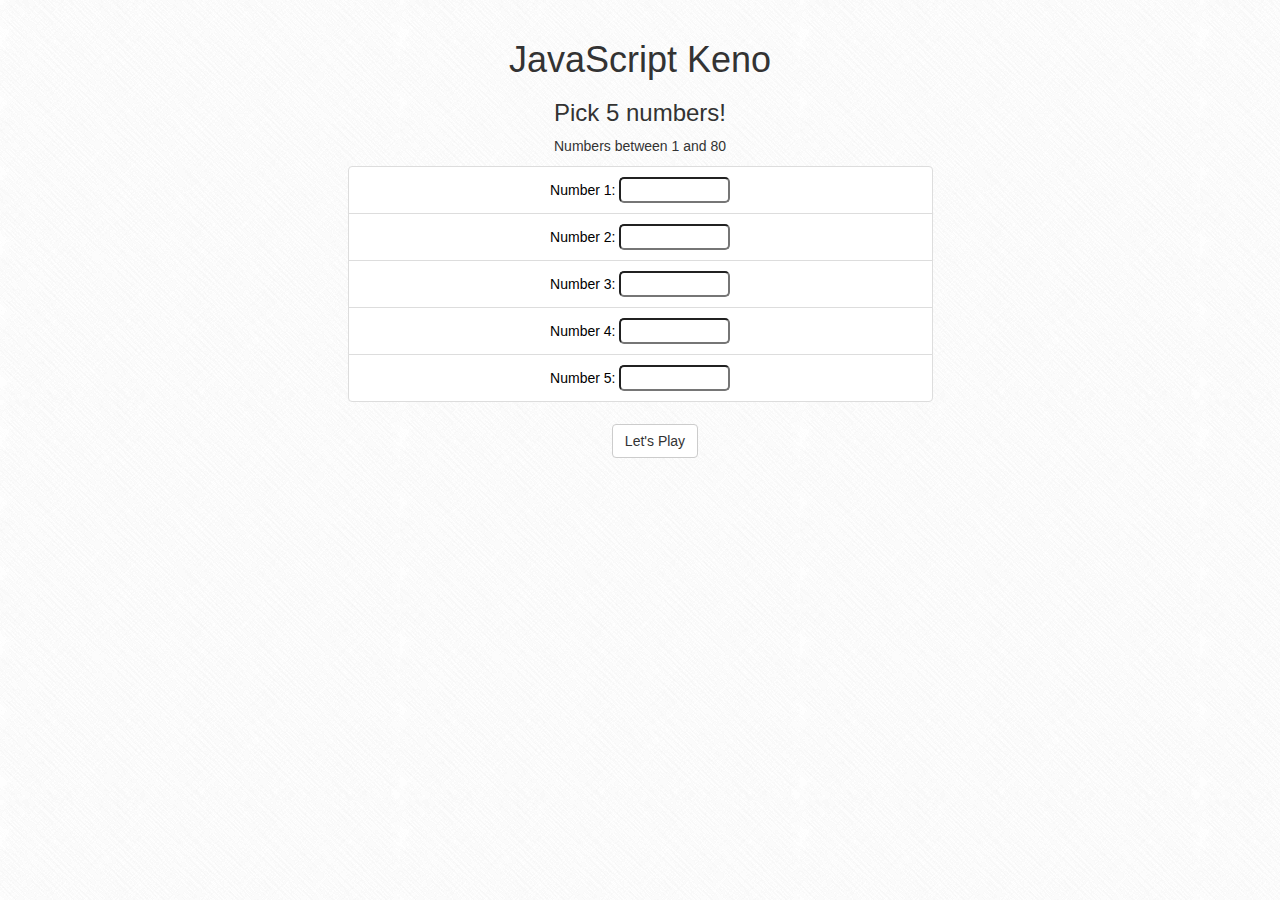
<file: FinalProject/JavaScript Keno/index.html>
<!DOCTYPE html>
<html lang="en">
  <head>
    <meta charset="utf-8">
    <meta http-equiv="X-UA-Compatible" content="IE=edge">
    <meta name="viewport" content="width=device-width, initial-scale=1">
    <title>JavaScript Keno</title>

    <!-- Bootstrap core CSS -->
    <link href="css/bootstrap.css" rel="stylesheet">
    <!-- Custom styles for this template -->
    <link href="css/style.css" rel="stylesheet">
    <link rel="stylesheet" href="js/jqueryui.custom/jquery-ui.min.css">

  </head>

<!--   <body>
    <nav class="navbar navbar-inverse navbar-fixed-top">
      <div class="container">
        <div class="navbar-header">
          <button type="button" class="navbar-toggle collapsed" data-toggle="collapse" data-target="#navbar" aria-expanded="false" aria-controls="navbar">
            <span class="sr-only">Toggle navigation</span>
            <span class="icon-bar"></span>
            <span class="icon-bar"></span>
            <span class="icon-bar"></span>
          </button>
          <a class="navbar-brand" href="#">JavaScript Keno</a>
        </div>
        <div id="navbar" class="collapse navbar-collapse">
          <ul class="nav navbar-nav">
            <li class="active"><a href="#">Home</a></li>
            <li><a href="#about">About</a></li>
            <li><a href="#contact">Contact</a></li>
          </ul>
        </div>
      </div>
    </nav> -->

    <section>
      <div class="container">
        <div id="mainDisplay">
        <div class="row">
          <div class="col-sm-3"></div>
          <div class="col-sm-6 keno-heading">
              <h1>JavaScript Keno</h1>
              <h3>Pick 5 numbers!</h3>
              <p>Numbers between 1 and 80</p>
          </div>
          <div class="col-sm-3"></div>
        </div>
        <div class="row">
          <div class="col-sm-3"></div>
          <div class="col-sm-6 number-input">
            
              <form data-validate="parsley">
                <ol class="list-group keno-list">
                <li class="list-group-item">Number 1: <input type="number" data-parsley-type="number" data-parsley-required="true" data-parsley-minlength="1" data-parsley-maxlength="2" value="number" data-parsley-minlength="1" data-parsley-range="[1, 80]"  id="number1" class="kenoNumbersInput"></li>
                <li class="list-group-item">Number 2: <input type="number" data-parsley-type="number" data-parsley-required="true" data-parsley-minlength="1" data-parsley-maxlength="2" value="number" data-parsley-minlength="1" data-parsley-range="[1, 80]"  id="number2" class="  kenoNumbersInput"></li>
                <li class="list-group-item">Number 3: <input type="number" data-parsley-type="number" data-parsley-required="true" data-parsley-minlength="1" data-parsley-maxlength="2" value="number" data-parsley-minlength="1" data-parsley-range="[1, 80]"  id="number3" class="kenoNumbersInput"></li>
                <li class="list-group-item">Number 4: <input type="number" data-parsley-type="number" data-parsley-required="true" data-parsley-minlength="1" data-parsley-maxlength="2" value="number" data-parsley-minlength="1" data-parsley-range="[1, 80]"  id="number4" class="  kenoNumbersInput"></li>
                <li class="list-group-item">Number 5: <input type="number" data-parsley-type="number" data-parsley-required="true" data-parsley-minlength="1" data-parsley-maxlength="2" value="number" data-parsley-minlength="1" data-parsley-range="[1, 80]"  id="number5" class="kenoNumbersInput"></li>
              
              </ol> 
            </form>
          </div>
          <div class="col-sm-3"></div>
        </div>
      </div>
         <div class="container buttonCon"> <!--button container-->
            <div class="row">
              <div class="col-xs-3"></div>
              <div class="col-xs-6 mainButton"><button class="btn btn-default lets-play" id="letsGoBtn">Let's Play</button></div>
              <div class="col-xs-3"></div>
            </div>
          </div>
      <div class="container countDown">
        <div class="row">
          <div class="col-sm-12 game-countdown">
            <h3 id="red">3</h3>
            <h3 id="yellow">2</h3>
            <h3 id="green">1</h3>
            <h3 id="go">LET'S Go!</h3>
          </div>
        </div>
      </div>

      </div>
    </section>
    <section id="userSection">
        <div class="container">
          <div class="row">
            <div id="userInputValues" class="col-xs-12"></div>
            <div id="userRight" class="col-xs-12"></div>
          </div>
        </div>
    </section>
       <section>
      <div class="container">
        <div class="row">
            <div id="theGame"></div>
        </div>
    </div>
    <div class="container">
      <div class="row">
        <div id="numbers-right" class="col-sm-6"></div>
      </div>
    </div>
    </section>
    <section>
      <div id="congrats"></div>
    </section>


    <!-- Bootstrap core JavaScript
    ================================================== -->
    <!-- Placed at the end of the document so the pages load faster -->
    <script src="https://ajax.googleapis.com/ajax/libs/jquery/1.11.3/jquery.min.js"></script>
    <script src="js/bootstrap.js"></script>
    <script src="js/jqueryui.custom/external/jquery/jquery.js"></script>
    <script src="js/jqueryui.custom/jquery-ui.min.js"></script>
    <script src="js/parsley/dist/parsley.min.js"></script>
    <script src="js/main.js"></script>

  </body>
</html>
</file>
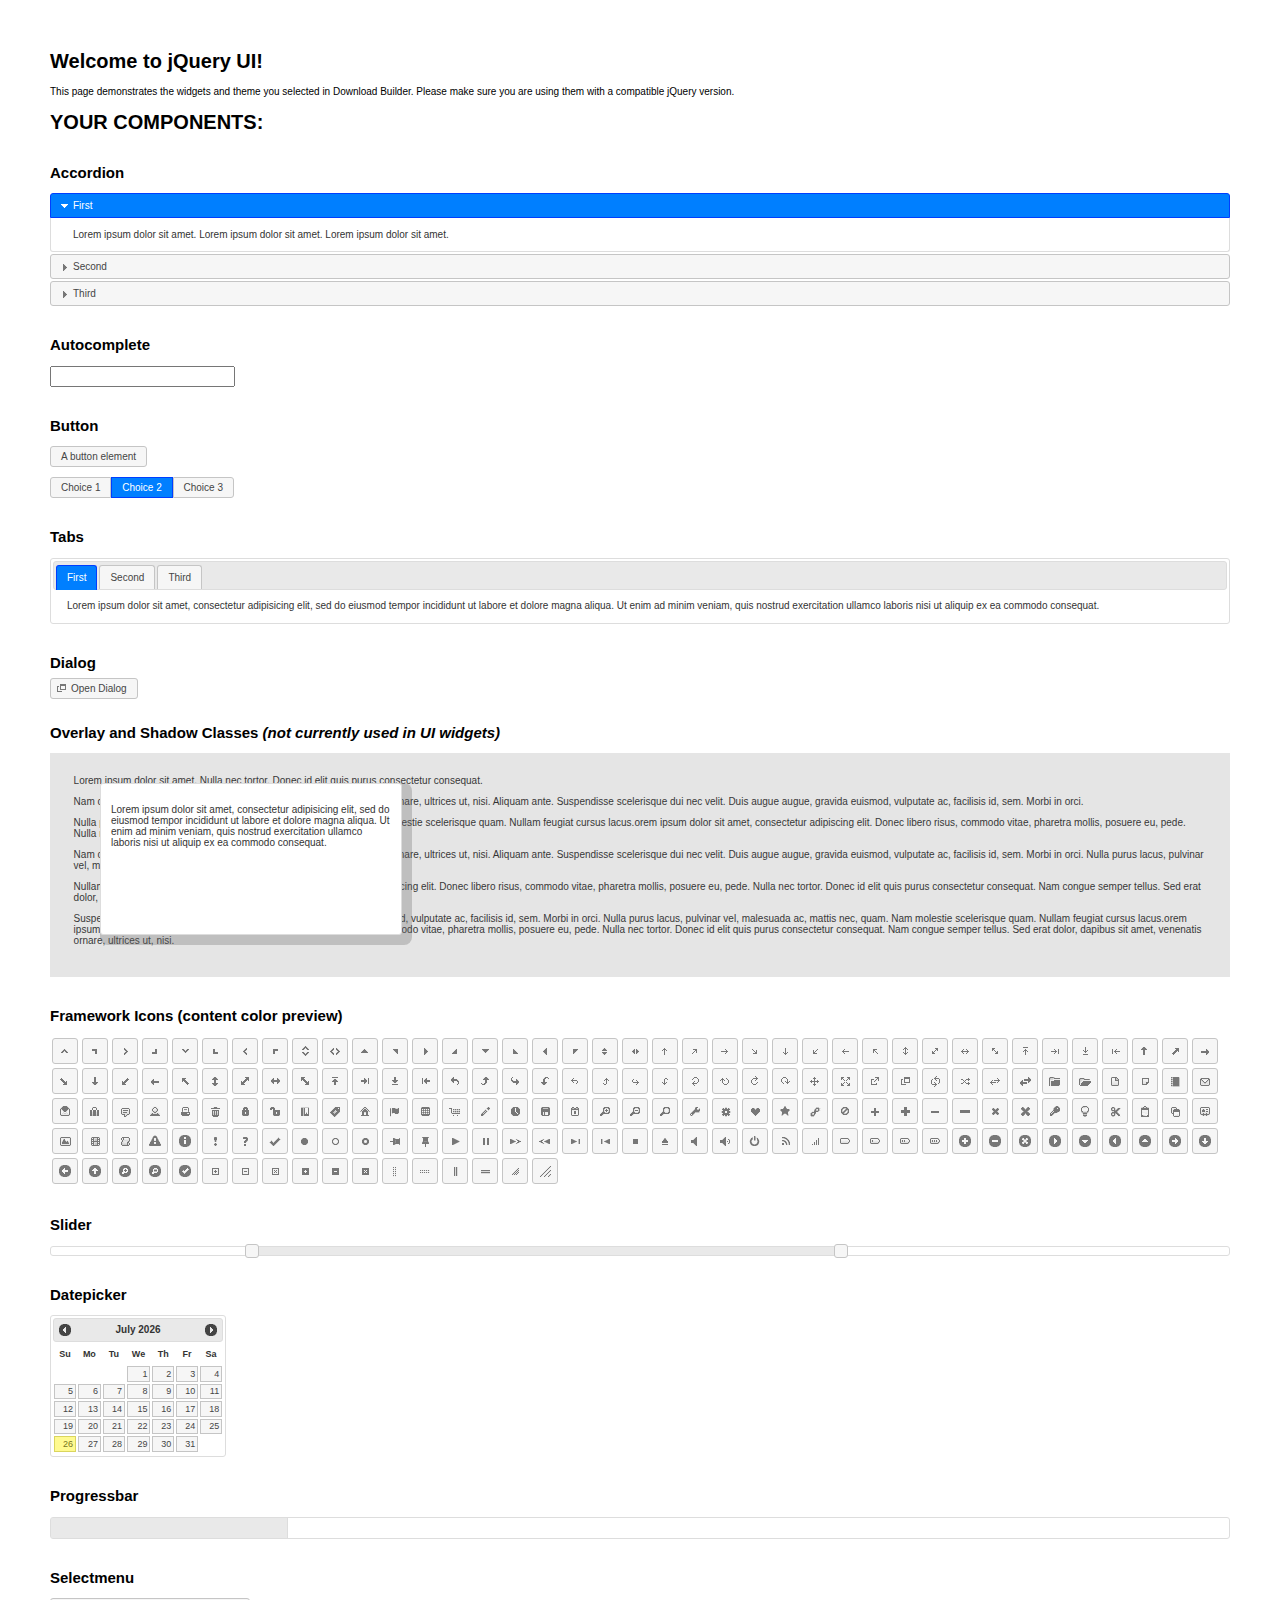
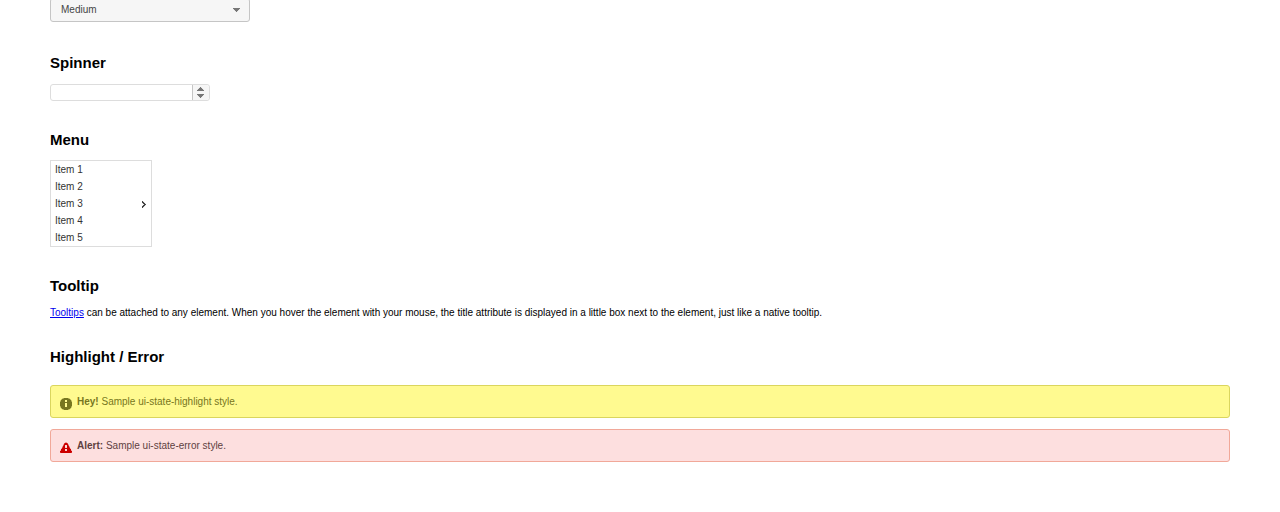
<file: FinalProject/JavaScript Keno/js/jqueryui.custom/index.html>
<!doctype html>
<html lang="us">
<head>
	<meta charset="utf-8">
	<title>jQuery UI Example Page</title>
	<link href="jquery-ui.css" rel="stylesheet">
	<style>
	body{
		font: 62.5% "Trebuchet MS", sans-serif;
		margin: 50px;
	}
	.demoHeaders {
		margin-top: 2em;
	}
	#dialog-link {
		padding: .4em 1em .4em 20px;
		text-decoration: none;
		position: relative;
	}
	#dialog-link span.ui-icon {
		margin: 0 5px 0 0;
		position: absolute;
		left: .2em;
		top: 50%;
		margin-top: -8px;
	}
	#icons {
		margin: 0;
		padding: 0;
	}
	#icons li {
		margin: 2px;
		position: relative;
		padding: 4px 0;
		cursor: pointer;
		float: left;
		list-style: none;
	}
	#icons span.ui-icon {
		float: left;
		margin: 0 4px;
	}
	.fakewindowcontain .ui-widget-overlay {
		position: absolute;
	}
	select {
		width: 200px;
	}
	</style>
</head>
<body>

<h1>Welcome to jQuery UI!</h1>

<div class="ui-widget">
	<p>This page demonstrates the widgets and theme you selected in Download Builder. Please make sure you are using them with a compatible jQuery version.</p>
</div>

<h1>YOUR COMPONENTS:</h1>


<!-- Accordion -->
<h2 class="demoHeaders">Accordion</h2>
<div id="accordion">
	<h3>First</h3>
	<div>Lorem ipsum dolor sit amet. Lorem ipsum dolor sit amet. Lorem ipsum dolor sit amet.</div>
	<h3>Second</h3>
	<div>Phasellus mattis tincidunt nibh.</div>
	<h3>Third</h3>
	<div>Nam dui erat, auctor a, dignissim quis.</div>
</div>



<!-- Autocomplete -->
<h2 class="demoHeaders">Autocomplete</h2>
<div>
	<input id="autocomplete" title="type &quot;a&quot;">
</div>



<!-- Button -->
<h2 class="demoHeaders">Button</h2>
<button id="button">A button element</button>
<form style="margin-top: 1em;">
	<div id="radioset">
		<input type="radio" id="radio1" name="radio"><label for="radio1">Choice 1</label>
		<input type="radio" id="radio2" name="radio" checked="checked"><label for="radio2">Choice 2</label>
		<input type="radio" id="radio3" name="radio"><label for="radio3">Choice 3</label>
	</div>
</form>



<!-- Tabs -->
<h2 class="demoHeaders">Tabs</h2>
<div id="tabs">
	<ul>
		<li><a href="#tabs-1">First</a></li>
		<li><a href="#tabs-2">Second</a></li>
		<li><a href="#tabs-3">Third</a></li>
	</ul>
	<div id="tabs-1">Lorem ipsum dolor sit amet, consectetur adipisicing elit, sed do eiusmod tempor incididunt ut labore et dolore magna aliqua. Ut enim ad minim veniam, quis nostrud exercitation ullamco laboris nisi ut aliquip ex ea commodo consequat.</div>
	<div id="tabs-2">Phasellus mattis tincidunt nibh. Cras orci urna, blandit id, pretium vel, aliquet ornare, felis. Maecenas scelerisque sem non nisl. Fusce sed lorem in enim dictum bibendum.</div>
	<div id="tabs-3">Nam dui erat, auctor a, dignissim quis, sollicitudin eu, felis. Pellentesque nisi urna, interdum eget, sagittis et, consequat vestibulum, lacus. Mauris porttitor ullamcorper augue.</div>
</div>



<!-- Dialog NOTE: Dialog is not generated by UI in this demo so it can be visually styled in themeroller-->
<h2 class="demoHeaders">Dialog</h2>
<p><a href="#" id="dialog-link" class="ui-state-default ui-corner-all"><span class="ui-icon ui-icon-newwin"></span>Open Dialog</a></p>

<h2 class="demoHeaders">Overlay and Shadow Classes <em>(not currently used in UI widgets)</em></h2>
<div style="position: relative; width: 96%; height: 200px; padding:1% 2%; overflow:hidden;" class="fakewindowcontain">
	<p>Lorem ipsum dolor sit amet,  Nulla nec tortor. Donec id elit quis purus consectetur consequat. </p><p>Nam congue semper tellus. Sed erat dolor, dapibus sit amet, venenatis ornare, ultrices ut, nisi. Aliquam ante. Suspendisse scelerisque dui nec velit. Duis augue augue, gravida euismod, vulputate ac, facilisis id, sem. Morbi in orci. </p><p>Nulla purus lacus, pulvinar vel, malesuada ac, mattis nec, quam. Nam molestie scelerisque quam. Nullam feugiat cursus lacus.orem ipsum dolor sit amet, consectetur adipiscing elit. Donec libero risus, commodo vitae, pharetra mollis, posuere eu, pede. Nulla nec tortor. Donec id elit quis purus consectetur consequat. </p><p>Nam congue semper tellus. Sed erat dolor, dapibus sit amet, venenatis ornare, ultrices ut, nisi. Aliquam ante. Suspendisse scelerisque dui nec velit. Duis augue augue, gravida euismod, vulputate ac, facilisis id, sem. Morbi in orci. Nulla purus lacus, pulvinar vel, malesuada ac, mattis nec, quam. Nam molestie scelerisque quam. </p><p>Nullam feugiat cursus lacus.orem ipsum dolor sit amet, consectetur adipiscing elit. Donec libero risus, commodo vitae, pharetra mollis, posuere eu, pede. Nulla nec tortor. Donec id elit quis purus consectetur consequat. Nam congue semper tellus. Sed erat dolor, dapibus sit amet, venenatis ornare, ultrices ut, nisi. Aliquam ante. </p><p>Suspendisse scelerisque dui nec velit. Duis augue augue, gravida euismod, vulputate ac, facilisis id, sem. Morbi in orci. Nulla purus lacus, pulvinar vel, malesuada ac, mattis nec, quam. Nam molestie scelerisque quam. Nullam feugiat cursus lacus.orem ipsum dolor sit amet, consectetur adipiscing elit. Donec libero risus, commodo vitae, pharetra mollis, posuere eu, pede. Nulla nec tortor. Donec id elit quis purus consectetur consequat. Nam congue semper tellus. Sed erat dolor, dapibus sit amet, venenatis ornare, ultrices ut, nisi. </p>

	<!-- ui-dialog -->
	<div class="ui-overlay"><div class="ui-widget-overlay"></div><div class="ui-widget-shadow ui-corner-all" style="width: 302px; height: 152px; position: absolute; left: 50px; top: 30px;"></div></div>
	<div style="position: absolute; width: 280px; height: 130px;left: 50px; top: 30px; padding: 10px;" class="ui-widget ui-widget-content ui-corner-all">
		<div class="ui-dialog-content ui-widget-content" style="background: none; border: 0;">
			<p>Lorem ipsum dolor sit amet, consectetur adipisicing elit, sed do eiusmod tempor incididunt ut labore et dolore magna aliqua. Ut enim ad minim veniam, quis nostrud exercitation ullamco laboris nisi ut aliquip ex ea commodo consequat.</p>
		</div>
	</div>

</div>

<!-- ui-dialog -->
<div id="dialog" title="Dialog Title">
	<p>Lorem ipsum dolor sit amet, consectetur adipisicing elit, sed do eiusmod tempor incididunt ut labore et dolore magna aliqua. Ut enim ad minim veniam, quis nostrud exercitation ullamco laboris nisi ut aliquip ex ea commodo consequat.</p>
</div>



<h2 class="demoHeaders">Framework Icons (content color preview)</h2>
<ul id="icons" class="ui-widget ui-helper-clearfix">
	<li class="ui-state-default ui-corner-all" title=".ui-icon-carat-1-n"><span class="ui-icon ui-icon-carat-1-n"></span></li>
	<li class="ui-state-default ui-corner-all" title=".ui-icon-carat-1-ne"><span class="ui-icon ui-icon-carat-1-ne"></span></li>
	<li class="ui-state-default ui-corner-all" title=".ui-icon-carat-1-e"><span class="ui-icon ui-icon-carat-1-e"></span></li>
	<li class="ui-state-default ui-corner-all" title=".ui-icon-carat-1-se"><span class="ui-icon ui-icon-carat-1-se"></span></li>
	<li class="ui-state-default ui-corner-all" title=".ui-icon-carat-1-s"><span class="ui-icon ui-icon-carat-1-s"></span></li>
	<li class="ui-state-default ui-corner-all" title=".ui-icon-carat-1-sw"><span class="ui-icon ui-icon-carat-1-sw"></span></li>
	<li class="ui-state-default ui-corner-all" title=".ui-icon-carat-1-w"><span class="ui-icon ui-icon-carat-1-w"></span></li>
	<li class="ui-state-default ui-corner-all" title=".ui-icon-carat-1-nw"><span class="ui-icon ui-icon-carat-1-nw"></span></li>
	<li class="ui-state-default ui-corner-all" title=".ui-icon-carat-2-n-s"><span class="ui-icon ui-icon-carat-2-n-s"></span></li>
	<li class="ui-state-default ui-corner-all" title=".ui-icon-carat-2-e-w"><span class="ui-icon ui-icon-carat-2-e-w"></span></li>
	<li class="ui-state-default ui-corner-all" title=".ui-icon-triangle-1-n"><span class="ui-icon ui-icon-triangle-1-n"></span></li>
	<li class="ui-state-default ui-corner-all" title=".ui-icon-triangle-1-ne"><span class="ui-icon ui-icon-triangle-1-ne"></span></li>
	<li class="ui-state-default ui-corner-all" title=".ui-icon-triangle-1-e"><span class="ui-icon ui-icon-triangle-1-e"></span></li>
	<li class="ui-state-default ui-corner-all" title=".ui-icon-triangle-1-se"><span class="ui-icon ui-icon-triangle-1-se"></span></li>
	<li class="ui-state-default ui-corner-all" title=".ui-icon-triangle-1-s"><span class="ui-icon ui-icon-triangle-1-s"></span></li>
	<li class="ui-state-default ui-corner-all" title=".ui-icon-triangle-1-sw"><span class="ui-icon ui-icon-triangle-1-sw"></span></li>
	<li class="ui-state-default ui-corner-all" title=".ui-icon-triangle-1-w"><span class="ui-icon ui-icon-triangle-1-w"></span></li>
	<li class="ui-state-default ui-corner-all" title=".ui-icon-triangle-1-nw"><span class="ui-icon ui-icon-triangle-1-nw"></span></li>
	<li class="ui-state-default ui-corner-all" title=".ui-icon-triangle-2-n-s"><span class="ui-icon ui-icon-triangle-2-n-s"></span></li>
	<li class="ui-state-default ui-corner-all" title=".ui-icon-triangle-2-e-w"><span class="ui-icon ui-icon-triangle-2-e-w"></span></li>
	<li class="ui-state-default ui-corner-all" title=".ui-icon-arrow-1-n"><span class="ui-icon ui-icon-arrow-1-n"></span></li>
	<li class="ui-state-default ui-corner-all" title=".ui-icon-arrow-1-ne"><span class="ui-icon ui-icon-arrow-1-ne"></span></li>
	<li class="ui-state-default ui-corner-all" title=".ui-icon-arrow-1-e"><span class="ui-icon ui-icon-arrow-1-e"></span></li>
	<li class="ui-state-default ui-corner-all" title=".ui-icon-arrow-1-se"><span class="ui-icon ui-icon-arrow-1-se"></span></li>
	<li class="ui-state-default ui-corner-all" title=".ui-icon-arrow-1-s"><span class="ui-icon ui-icon-arrow-1-s"></span></li>
	<li class="ui-state-default ui-corner-all" title=".ui-icon-arrow-1-sw"><span class="ui-icon ui-icon-arrow-1-sw"></span></li>
	<li class="ui-state-default ui-corner-all" title=".ui-icon-arrow-1-w"><span class="ui-icon ui-icon-arrow-1-w"></span></li>
	<li class="ui-state-default ui-corner-all" title=".ui-icon-arrow-1-nw"><span class="ui-icon ui-icon-arrow-1-nw"></span></li>
	<li class="ui-state-default ui-corner-all" title=".ui-icon-arrow-2-n-s"><span class="ui-icon ui-icon-arrow-2-n-s"></span></li>
	<li class="ui-state-default ui-corner-all" title=".ui-icon-arrow-2-ne-sw"><span class="ui-icon ui-icon-arrow-2-ne-sw"></span></li>
	<li class="ui-state-default ui-corner-all" title=".ui-icon-arrow-2-e-w"><span class="ui-icon ui-icon-arrow-2-e-w"></span></li>
	<li class="ui-state-default ui-corner-all" title=".ui-icon-arrow-2-se-nw"><span class="ui-icon ui-icon-arrow-2-se-nw"></span></li>
	<li class="ui-state-default ui-corner-all" title=".ui-icon-arrowstop-1-n"><span class="ui-icon ui-icon-arrowstop-1-n"></span></li>
	<li class="ui-state-default ui-corner-all" title=".ui-icon-arrowstop-1-e"><span class="ui-icon ui-icon-arrowstop-1-e"></span></li>
	<li class="ui-state-default ui-corner-all" title=".ui-icon-arrowstop-1-s"><span class="ui-icon ui-icon-arrowstop-1-s"></span></li>
	<li class="ui-state-default ui-corner-all" title=".ui-icon-arrowstop-1-w"><span class="ui-icon ui-icon-arrowstop-1-w"></span></li>
	<li class="ui-state-default ui-corner-all" title=".ui-icon-arrowthick-1-n"><span class="ui-icon ui-icon-arrowthick-1-n"></span></li>
	<li class="ui-state-default ui-corner-all" title=".ui-icon-arrowthick-1-ne"><span class="ui-icon ui-icon-arrowthick-1-ne"></span></li>
	<li class="ui-state-default ui-corner-all" title=".ui-icon-arrowthick-1-e"><span class="ui-icon ui-icon-arrowthick-1-e"></span></li>
	<li class="ui-state-default ui-corner-all" title=".ui-icon-arrowthick-1-se"><span class="ui-icon ui-icon-arrowthick-1-se"></span></li>
	<li class="ui-state-default ui-corner-all" title=".ui-icon-arrowthick-1-s"><span class="ui-icon ui-icon-arrowthick-1-s"></span></li>
	<li class="ui-state-default ui-corner-all" title=".ui-icon-arrowthick-1-sw"><span class="ui-icon ui-icon-arrowthick-1-sw"></span></li>
	<li class="ui-state-default ui-corner-all" title=".ui-icon-arrowthick-1-w"><span class="ui-icon ui-icon-arrowthick-1-w"></span></li>
	<li class="ui-state-default ui-corner-all" title=".ui-icon-arrowthick-1-nw"><span class="ui-icon ui-icon-arrowthick-1-nw"></span></li>
	<li class="ui-state-default ui-corner-all" title=".ui-icon-arrowthick-2-n-s"><span class="ui-icon ui-icon-arrowthick-2-n-s"></span></li>
	<li class="ui-state-default ui-corner-all" title=".ui-icon-arrowthick-2-ne-sw"><span class="ui-icon ui-icon-arrowthick-2-ne-sw"></span></li>
	<li class="ui-state-default ui-corner-all" title=".ui-icon-arrowthick-2-e-w"><span class="ui-icon ui-icon-arrowthick-2-e-w"></span></li>
	<li class="ui-state-default ui-corner-all" title=".ui-icon-arrowthick-2-se-nw"><span class="ui-icon ui-icon-arrowthick-2-se-nw"></span></li>
	<li class="ui-state-default ui-corner-all" title=".ui-icon-arrowthickstop-1-n"><span class="ui-icon ui-icon-arrowthickstop-1-n"></span></li>
	<li class="ui-state-default ui-corner-all" title=".ui-icon-arrowthickstop-1-e"><span class="ui-icon ui-icon-arrowthickstop-1-e"></span></li>
	<li class="ui-state-default ui-corner-all" title=".ui-icon-arrowthickstop-1-s"><span class="ui-icon ui-icon-arrowthickstop-1-s"></span></li>
	<li class="ui-state-default ui-corner-all" title=".ui-icon-arrowthickstop-1-w"><span class="ui-icon ui-icon-arrowthickstop-1-w"></span></li>
	<li class="ui-state-default ui-corner-all" title=".ui-icon-arrowreturnthick-1-w"><span class="ui-icon ui-icon-arrowreturnthick-1-w"></span></li>
	<li class="ui-state-default ui-corner-all" title=".ui-icon-arrowreturnthick-1-n"><span class="ui-icon ui-icon-arrowreturnthick-1-n"></span></li>
	<li class="ui-state-default ui-corner-all" title=".ui-icon-arrowreturnthick-1-e"><span class="ui-icon ui-icon-arrowreturnthick-1-e"></span></li>
	<li class="ui-state-default ui-corner-all" title=".ui-icon-arrowreturnthick-1-s"><span class="ui-icon ui-icon-arrowreturnthick-1-s"></span></li>
	<li class="ui-state-default ui-corner-all" title=".ui-icon-arrowreturn-1-w"><span class="ui-icon ui-icon-arrowreturn-1-w"></span></li>
	<li class="ui-state-default ui-corner-all" title=".ui-icon-arrowreturn-1-n"><span class="ui-icon ui-icon-arrowreturn-1-n"></span></li>
	<li class="ui-state-default ui-corner-all" title=".ui-icon-arrowreturn-1-e"><span class="ui-icon ui-icon-arrowreturn-1-e"></span></li>
	<li class="ui-state-default ui-corner-all" title=".ui-icon-arrowreturn-1-s"><span class="ui-icon ui-icon-arrowreturn-1-s"></span></li>
	<li class="ui-state-default ui-corner-all" title=".ui-icon-arrowrefresh-1-w"><span class="ui-icon ui-icon-arrowrefresh-1-w"></span></li>
	<li class="ui-state-default ui-corner-all" title=".ui-icon-arrowrefresh-1-n"><span class="ui-icon ui-icon-arrowrefresh-1-n"></span></li>
	<li class="ui-state-default ui-corner-all" title=".ui-icon-arrowrefresh-1-e"><span class="ui-icon ui-icon-arrowrefresh-1-e"></span></li>
	<li class="ui-state-default ui-corner-all" title=".ui-icon-arrowrefresh-1-s"><span class="ui-icon ui-icon-arrowrefresh-1-s"></span></li>
	<li class="ui-state-default ui-corner-all" title=".ui-icon-arrow-4"><span class="ui-icon ui-icon-arrow-4"></span></li>
	<li class="ui-state-default ui-corner-all" title=".ui-icon-arrow-4-diag"><span class="ui-icon ui-icon-arrow-4-diag"></span></li>
	<li class="ui-state-default ui-corner-all" title=".ui-icon-extlink"><span class="ui-icon ui-icon-extlink"></span></li>
	<li class="ui-state-default ui-corner-all" title=".ui-icon-newwin"><span class="ui-icon ui-icon-newwin"></span></li>
	<li class="ui-state-default ui-corner-all" title=".ui-icon-refresh"><span class="ui-icon ui-icon-refresh"></span></li>
	<li class="ui-state-default ui-corner-all" title=".ui-icon-shuffle"><span class="ui-icon ui-icon-shuffle"></span></li>
	<li class="ui-state-default ui-corner-all" title=".ui-icon-transfer-e-w"><span class="ui-icon ui-icon-transfer-e-w"></span></li>
	<li class="ui-state-default ui-corner-all" title=".ui-icon-transferthick-e-w"><span class="ui-icon ui-icon-transferthick-e-w"></span></li>
	<li class="ui-state-default ui-corner-all" title=".ui-icon-folder-collapsed"><span class="ui-icon ui-icon-folder-collapsed"></span></li>
	<li class="ui-state-default ui-corner-all" title=".ui-icon-folder-open"><span class="ui-icon ui-icon-folder-open"></span></li>
	<li class="ui-state-default ui-corner-all" title=".ui-icon-document"><span class="ui-icon ui-icon-document"></span></li>
	<li class="ui-state-default ui-corner-all" title=".ui-icon-document-b"><span class="ui-icon ui-icon-document-b"></span></li>
	<li class="ui-state-default ui-corner-all" title=".ui-icon-note"><span class="ui-icon ui-icon-note"></span></li>
	<li class="ui-state-default ui-corner-all" title=".ui-icon-mail-closed"><span class="ui-icon ui-icon-mail-closed"></span></li>
	<li class="ui-state-default ui-corner-all" title=".ui-icon-mail-open"><span class="ui-icon ui-icon-mail-open"></span></li>
	<li class="ui-state-default ui-corner-all" title=".ui-icon-suitcase"><span class="ui-icon ui-icon-suitcase"></span></li>
	<li class="ui-state-default ui-corner-all" title=".ui-icon-comment"><span class="ui-icon ui-icon-comment"></span></li>
	<li class="ui-state-default ui-corner-all" title=".ui-icon-person"><span class="ui-icon ui-icon-person"></span></li>
	<li class="ui-state-default ui-corner-all" title=".ui-icon-print"><span class="ui-icon ui-icon-print"></span></li>
	<li class="ui-state-default ui-corner-all" title=".ui-icon-trash"><span class="ui-icon ui-icon-trash"></span></li>
	<li class="ui-state-default ui-corner-all" title=".ui-icon-locked"><span class="ui-icon ui-icon-locked"></span></li>
	<li class="ui-state-default ui-corner-all" title=".ui-icon-unlocked"><span class="ui-icon ui-icon-unlocked"></span></li>
	<li class="ui-state-default ui-corner-all" title=".ui-icon-bookmark"><span class="ui-icon ui-icon-bookmark"></span></li>
	<li class="ui-state-default ui-corner-all" title=".ui-icon-tag"><span class="ui-icon ui-icon-tag"></span></li>
	<li class="ui-state-default ui-corner-all" title=".ui-icon-home"><span class="ui-icon ui-icon-home"></span></li>
	<li class="ui-state-default ui-corner-all" title=".ui-icon-flag"><span class="ui-icon ui-icon-flag"></span></li>
	<li class="ui-state-default ui-corner-all" title=".ui-icon-calculator"><span class="ui-icon ui-icon-calculator"></span></li>
	<li class="ui-state-default ui-corner-all" title=".ui-icon-cart"><span class="ui-icon ui-icon-cart"></span></li>
	<li class="ui-state-default ui-corner-all" title=".ui-icon-pencil"><span class="ui-icon ui-icon-pencil"></span></li>
	<li class="ui-state-default ui-corner-all" title=".ui-icon-clock"><span class="ui-icon ui-icon-clock"></span></li>
	<li class="ui-state-default ui-corner-all" title=".ui-icon-disk"><span class="ui-icon ui-icon-disk"></span></li>
	<li class="ui-state-default ui-corner-all" title=".ui-icon-calendar"><span class="ui-icon ui-icon-calendar"></span></li>
	<li class="ui-state-default ui-corner-all" title=".ui-icon-zoomin"><span class="ui-icon ui-icon-zoomin"></span></li>
	<li class="ui-state-default ui-corner-all" title=".ui-icon-zoomout"><span class="ui-icon ui-icon-zoomout"></span></li>
	<li class="ui-state-default ui-corner-all" title=".ui-icon-search"><span class="ui-icon ui-icon-search"></span></li>
	<li class="ui-state-default ui-corner-all" title=".ui-icon-wrench"><span class="ui-icon ui-icon-wrench"></span></li>
	<li class="ui-state-default ui-corner-all" title=".ui-icon-gear"><span class="ui-icon ui-icon-gear"></span></li>
	<li class="ui-state-default ui-corner-all" title=".ui-icon-heart"><span class="ui-icon ui-icon-heart"></span></li>
	<li class="ui-state-default ui-corner-all" title=".ui-icon-star"><span class="ui-icon ui-icon-star"></span></li>
	<li class="ui-state-default ui-corner-all" title=".ui-icon-link"><span class="ui-icon ui-icon-link"></span></li>
	<li class="ui-state-default ui-corner-all" title=".ui-icon-cancel"><span class="ui-icon ui-icon-cancel"></span></li>
	<li class="ui-state-default ui-corner-all" title=".ui-icon-plus"><span class="ui-icon ui-icon-plus"></span></li>
	<li class="ui-state-default ui-corner-all" title=".ui-icon-plusthick"><span class="ui-icon ui-icon-plusthick"></span></li>
	<li class="ui-state-default ui-corner-all" title=".ui-icon-minus"><span class="ui-icon ui-icon-minus"></span></li>
	<li class="ui-state-default ui-corner-all" title=".ui-icon-minusthick"><span class="ui-icon ui-icon-minusthick"></span></li>
	<li class="ui-state-default ui-corner-all" title=".ui-icon-close"><span class="ui-icon ui-icon-close"></span></li>
	<li class="ui-state-default ui-corner-all" title=".ui-icon-closethick"><span class="ui-icon ui-icon-closethick"></span></li>
	<li class="ui-state-default ui-corner-all" title=".ui-icon-key"><span class="ui-icon ui-icon-key"></span></li>
	<li class="ui-state-default ui-corner-all" title=".ui-icon-lightbulb"><span class="ui-icon ui-icon-lightbulb"></span></li>
	<li class="ui-state-default ui-corner-all" title=".ui-icon-scissors"><span class="ui-icon ui-icon-scissors"></span></li>
	<li class="ui-state-default ui-corner-all" title=".ui-icon-clipboard"><span class="ui-icon ui-icon-clipboard"></span></li>
	<li class="ui-state-default ui-corner-all" title=".ui-icon-copy"><span class="ui-icon ui-icon-copy"></span></li>
	<li class="ui-state-default ui-corner-all" title=".ui-icon-contact"><span class="ui-icon ui-icon-contact"></span></li>
	<li class="ui-state-default ui-corner-all" title=".ui-icon-image"><span class="ui-icon ui-icon-image"></span></li>
	<li class="ui-state-default ui-corner-all" title=".ui-icon-video"><span class="ui-icon ui-icon-video"></span></li>
	<li class="ui-state-default ui-corner-all" title=".ui-icon-script"><span class="ui-icon ui-icon-script"></span></li>
	<li class="ui-state-default ui-corner-all" title=".ui-icon-alert"><span class="ui-icon ui-icon-alert"></span></li>
	<li class="ui-state-default ui-corner-all" title=".ui-icon-info"><span class="ui-icon ui-icon-info"></span></li>
	<li class="ui-state-default ui-corner-all" title=".ui-icon-notice"><span class="ui-icon ui-icon-notice"></span></li>
	<li class="ui-state-default ui-corner-all" title=".ui-icon-help"><span class="ui-icon ui-icon-help"></span></li>
	<li class="ui-state-default ui-corner-all" title=".ui-icon-check"><span class="ui-icon ui-icon-check"></span></li>
	<li class="ui-state-default ui-corner-all" title=".ui-icon-bullet"><span class="ui-icon ui-icon-bullet"></span></li>
	<li class="ui-state-default ui-corner-all" title=".ui-icon-radio-off"><span class="ui-icon ui-icon-radio-off"></span></li>
	<li class="ui-state-default ui-corner-all" title=".ui-icon-radio-on"><span class="ui-icon ui-icon-radio-on"></span></li>
	<li class="ui-state-default ui-corner-all" title=".ui-icon-pin-w"><span class="ui-icon ui-icon-pin-w"></span></li>
	<li class="ui-state-default ui-corner-all" title=".ui-icon-pin-s"><span class="ui-icon ui-icon-pin-s"></span></li>
	<li class="ui-state-default ui-corner-all" title=".ui-icon-play"><span class="ui-icon ui-icon-play"></span></li>
	<li class="ui-state-default ui-corner-all" title=".ui-icon-pause"><span class="ui-icon ui-icon-pause"></span></li>
	<li class="ui-state-default ui-corner-all" title=".ui-icon-seek-next"><span class="ui-icon ui-icon-seek-next"></span></li>
	<li class="ui-state-default ui-corner-all" title=".ui-icon-seek-prev"><span class="ui-icon ui-icon-seek-prev"></span></li>
	<li class="ui-state-default ui-corner-all" title=".ui-icon-seek-end"><span class="ui-icon ui-icon-seek-end"></span></li>
	<li class="ui-state-default ui-corner-all" title=".ui-icon-seek-first"><span class="ui-icon ui-icon-seek-first"></span></li>
	<li class="ui-state-default ui-corner-all" title=".ui-icon-stop"><span class="ui-icon ui-icon-stop"></span></li>
	<li class="ui-state-default ui-corner-all" title=".ui-icon-eject"><span class="ui-icon ui-icon-eject"></span></li>
	<li class="ui-state-default ui-corner-all" title=".ui-icon-volume-off"><span class="ui-icon ui-icon-volume-off"></span></li>
	<li class="ui-state-default ui-corner-all" title=".ui-icon-volume-on"><span class="ui-icon ui-icon-volume-on"></span></li>
	<li class="ui-state-default ui-corner-all" title=".ui-icon-power"><span class="ui-icon ui-icon-power"></span></li>
	<li class="ui-state-default ui-corner-all" title=".ui-icon-signal-diag"><span class="ui-icon ui-icon-signal-diag"></span></li>
	<li class="ui-state-default ui-corner-all" title=".ui-icon-signal"><span class="ui-icon ui-icon-signal"></span></li>
	<li class="ui-state-default ui-corner-all" title=".ui-icon-battery-0"><span class="ui-icon ui-icon-battery-0"></span></li>
	<li class="ui-state-default ui-corner-all" title=".ui-icon-battery-1"><span class="ui-icon ui-icon-battery-1"></span></li>
	<li class="ui-state-default ui-corner-all" title=".ui-icon-battery-2"><span class="ui-icon ui-icon-battery-2"></span></li>
	<li class="ui-state-default ui-corner-all" title=".ui-icon-battery-3"><span class="ui-icon ui-icon-battery-3"></span></li>
	<li class="ui-state-default ui-corner-all" title=".ui-icon-circle-plus"><span class="ui-icon ui-icon-circle-plus"></span></li>
	<li class="ui-state-default ui-corner-all" title=".ui-icon-circle-minus"><span class="ui-icon ui-icon-circle-minus"></span></li>
	<li class="ui-state-default ui-corner-all" title=".ui-icon-circle-close"><span class="ui-icon ui-icon-circle-close"></span></li>
	<li class="ui-state-default ui-corner-all" title=".ui-icon-circle-triangle-e"><span class="ui-icon ui-icon-circle-triangle-e"></span></li>
	<li class="ui-state-default ui-corner-all" title=".ui-icon-circle-triangle-s"><span class="ui-icon ui-icon-circle-triangle-s"></span></li>
	<li class="ui-state-default ui-corner-all" title=".ui-icon-circle-triangle-w"><span class="ui-icon ui-icon-circle-triangle-w"></span></li>
	<li class="ui-state-default ui-corner-all" title=".ui-icon-circle-triangle-n"><span class="ui-icon ui-icon-circle-triangle-n"></span></li>
	<li class="ui-state-default ui-corner-all" title=".ui-icon-circle-arrow-e"><span class="ui-icon ui-icon-circle-arrow-e"></span></li>
	<li class="ui-state-default ui-corner-all" title=".ui-icon-circle-arrow-s"><span class="ui-icon ui-icon-circle-arrow-s"></span></li>
	<li class="ui-state-default ui-corner-all" title=".ui-icon-circle-arrow-w"><span class="ui-icon ui-icon-circle-arrow-w"></span></li>
	<li class="ui-state-default ui-corner-all" title=".ui-icon-circle-arrow-n"><span class="ui-icon ui-icon-circle-arrow-n"></span></li>
	<li class="ui-state-default ui-corner-all" title=".ui-icon-circle-zoomin"><span class="ui-icon ui-icon-circle-zoomin"></span></li>
	<li class="ui-state-default ui-corner-all" title=".ui-icon-circle-zoomout"><span class="ui-icon ui-icon-circle-zoomout"></span></li>
	<li class="ui-state-default ui-corner-all" title=".ui-icon-circle-check"><span class="ui-icon ui-icon-circle-check"></span></li>
	<li class="ui-state-default ui-corner-all" title=".ui-icon-circlesmall-plus"><span class="ui-icon ui-icon-circlesmall-plus"></span></li>
	<li class="ui-state-default ui-corner-all" title=".ui-icon-circlesmall-minus"><span class="ui-icon ui-icon-circlesmall-minus"></span></li>
	<li class="ui-state-default ui-corner-all" title=".ui-icon-circlesmall-close"><span class="ui-icon ui-icon-circlesmall-close"></span></li>
	<li class="ui-state-default ui-corner-all" title=".ui-icon-squaresmall-plus"><span class="ui-icon ui-icon-squaresmall-plus"></span></li>
	<li class="ui-state-default ui-corner-all" title=".ui-icon-squaresmall-minus"><span class="ui-icon ui-icon-squaresmall-minus"></span></li>
	<li class="ui-state-default ui-corner-all" title=".ui-icon-squaresmall-close"><span class="ui-icon ui-icon-squaresmall-close"></span></li>
	<li class="ui-state-default ui-corner-all" title=".ui-icon-grip-dotted-vertical"><span class="ui-icon ui-icon-grip-dotted-vertical"></span></li>
	<li class="ui-state-default ui-corner-all" title=".ui-icon-grip-dotted-horizontal"><span class="ui-icon ui-icon-grip-dotted-horizontal"></span></li>
	<li class="ui-state-default ui-corner-all" title=".ui-icon-grip-solid-vertical"><span class="ui-icon ui-icon-grip-solid-vertical"></span></li>
	<li class="ui-state-default ui-corner-all" title=".ui-icon-grip-solid-horizontal"><span class="ui-icon ui-icon-grip-solid-horizontal"></span></li>
	<li class="ui-state-default ui-corner-all" title=".ui-icon-gripsmall-diagonal-se"><span class="ui-icon ui-icon-gripsmall-diagonal-se"></span></li>
	<li class="ui-state-default ui-corner-all" title=".ui-icon-grip-diagonal-se"><span class="ui-icon ui-icon-grip-diagonal-se"></span></li>
</ul>


<!-- Slider -->
<h2 class="demoHeaders">Slider</h2>
<div id="slider"></div>



<!-- Datepicker -->
<h2 class="demoHeaders">Datepicker</h2>
<div id="datepicker"></div>



<!-- Progressbar -->
<h2 class="demoHeaders">Progressbar</h2>
<div id="progressbar"></div>



<!-- Progressbar -->
<h2 class="demoHeaders">Selectmenu</h2>
<select id="selectmenu">
	<option>Slower</option>
	<option>Slow</option>
	<option selected="selected">Medium</option>
	<option>Fast</option>
	<option>Faster</option>
</select>



<!-- Spinner -->
<h2 class="demoHeaders">Spinner</h2>
<input id="spinner">



<!-- Menu -->
<h2 class="demoHeaders">Menu</h2>
<ul style="width:100px;" id="menu">
	<li>Item 1</li>
	<li>Item 2</li>
	<li>Item 3
		<ul>
			<li>Item 3-1</li>
			<li>Item 3-2</li>
			<li>Item 3-3</li>
			<li>Item 3-4</li>
			<li>Item 3-5</li>
		</ul>
	</li>
	<li>Item 4</li>
	<li>Item 5</li>
</ul>



<!-- Tooltip -->
<h2 class="demoHeaders">Tooltip</h2>
<p id="tooltip">
	<a href="#" title="That&apos;s what this widget is">Tooltips</a> can be attached to any element. When you hover
the element with your mouse, the title attribute is displayed in a little box next to the element, just like a native tooltip.
</p>


<!-- Highlight / Error -->
<h2 class="demoHeaders">Highlight / Error</h2>
<div class="ui-widget">
	<div class="ui-state-highlight ui-corner-all" style="margin-top: 20px; padding: 0 .7em;">
		<p><span class="ui-icon ui-icon-info" style="float: left; margin-right: .3em;"></span>
		<strong>Hey!</strong> Sample ui-state-highlight style.</p>
	</div>
</div>
<br>
<div class="ui-widget">
	<div class="ui-state-error ui-corner-all" style="padding: 0 .7em;">
		<p><span class="ui-icon ui-icon-alert" style="float: left; margin-right: .3em;"></span>
		<strong>Alert:</strong> Sample ui-state-error style.</p>
	</div>
</div>

<script src="external/jquery/jquery.js"></script>
<script src="jquery-ui.js"></script>
<script>

$( "#accordion" ).accordion();



var availableTags = [
	"ActionScript",
	"AppleScript",
	"Asp",
	"BASIC",
	"C",
	"C++",
	"Clojure",
	"COBOL",
	"ColdFusion",
	"Erlang",
	"Fortran",
	"Groovy",
	"Haskell",
	"Java",
	"JavaScript",
	"Lisp",
	"Perl",
	"PHP",
	"Python",
	"Ruby",
	"Scala",
	"Scheme"
];
$( "#autocomplete" ).autocomplete({
	source: availableTags
});



$( "#button" ).button();
$( "#radioset" ).buttonset();



$( "#tabs" ).tabs();



$( "#dialog" ).dialog({
	autoOpen: false,
	width: 400,
	buttons: [
		{
			text: "Ok",
			click: function() {
				$( this ).dialog( "close" );
			}
		},
		{
			text: "Cancel",
			click: function() {
				$( this ).dialog( "close" );
			}
		}
	]
});

// Link to open the dialog
$( "#dialog-link" ).click(function( event ) {
	$( "#dialog" ).dialog( "open" );
	event.preventDefault();
});



$( "#datepicker" ).datepicker({
	inline: true
});



$( "#slider" ).slider({
	range: true,
	values: [ 17, 67 ]
});



$( "#progressbar" ).progressbar({
	value: 20
});



$( "#spinner" ).spinner();



$( "#menu" ).menu();



$( "#tooltip" ).tooltip();



$( "#selectmenu" ).selectmenu();


// Hover states on the static widgets
$( "#dialog-link, #icons li" ).hover(
	function() {
		$( this ).addClass( "ui-state-hover" );
	},
	function() {
		$( this ).removeClass( "ui-state-hover" );
	}
);
</script>
</body>
</html>
</file>
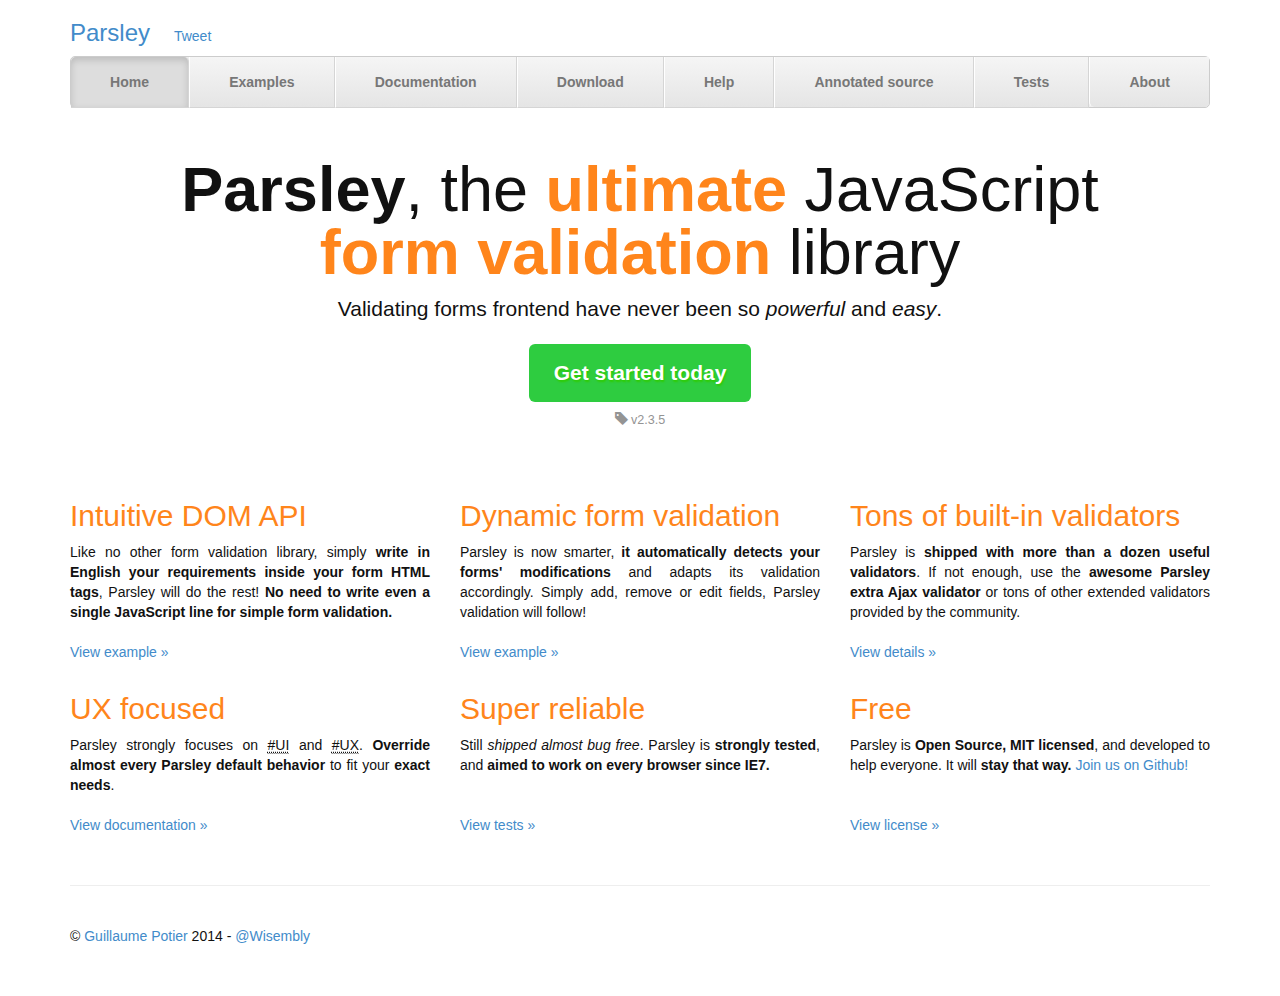
<file: FinalProject/JavaScript Keno/js/parsley/index.html>
<!DOCTYPE html>
<html lang="en">
  <head>
    <meta charset="utf-8">
    <meta http-equiv="X-UA-Compatible" content="IE=edge">
    <meta name="viewport" content="width=device-width, initial-scale=1.0">
    <meta name="description" content="Parsley, the ultimate frontend javascript form validation library">
    <meta name="author" content="Guillaume Potier">

    <title>Parsley - The ultimate JavaScript form validation library</title>

    <!-- Bootstrap core CSS -->
    <link href="bower_components/bootstrap/dist/css/bootstrap.min.css" rel="stylesheet">

    <!-- Custom styles for this template -->
    <link href="doc/assets/docs.css" rel="stylesheet">

    <!-- HTML5 shim and Respond.js IE8 support of HTML5 elements and media queries -->
    <!--[if lt IE 9]>
      <script src="https://oss.maxcdn.com/libs/html5shiv/3.7.0/html5shiv.js"></script>
      <script src="https://oss.maxcdn.com/libs/respond.js/1.3.0/respond.min.js"></script>
    <![endif]-->
    <style>
      body {
        padding: 0px;
      }
      .jumbotron h1 strong {
        color: #FF851B;
      }
      .jumbotron h1 em {
        font-style: normal;
        font-weight: bolder;
      }
      .jumbotron p em {
        font-weight: bolder;
      }
      .jumbotron {
        padding-top: 30px;
        padding-bottom: 10px;
      }
      .btn-go, .btn-go:hover {
        color: white;
        font-weight: bold;
        text-shadow: #2ECC00 1px 2px 2px;
        background: #2ECC40;
      }
      .btn-go:hover {
        background: #FF851B;
        text-shadow: #FF851B 1px 2px 2px;
      }
      /* Link styles (used on .masthead-links as well) */
      .jumbotron a {
        -webkit-transition: all .2s ease-in-out;
           -moz-transition: all .2s ease-in-out;
                transition: all .2s ease-in-out;
      }
      .row h2 {
        color: #FF851B;
      }
      .row p {
        text-align: justify;
      }
      .argument {
        min-height: 90px;
      }
      .argument.shorter {
        min-height: 70px;
      }
      .version {
        font-size: 0.6em;
        color: #949494;
      }
      #parsley2 {
        color: white;
        font-weight: bolder;
        background: orange;
        position:fixed;
        top:0;
        width: 100%;
        padding: 10px;
      }
      #parsley2 a {
        color: white !important;
        text-decoration: underline;
      }
      .container-narrow {
        margin-top: 100px;
      }
    </style>
  </head>

  <body>
    <div class="container">
      <div class="masthead">
        <div class="header">
          <h3 class="text-muted"><a href="#">Parsley</a></h3>

          <span class="social-buttons inline-block">
            <a href="https://twitter.com/share" class="twitter-share-button" data-url="http://parsleyjs.org" data-text="Parsley, the ultimate JavaScript form validation library. #parsleyjs" data-via="guillaumepotier" data-related="guillaumepotier" data-hashtags="parsleyjs">Tweet</a>
            <script>!function(d,s,id){var js,fjs=d.getElementsByTagName(s)[0],p=/^http:/.test(d.location)?'http':'https';if(!d.getElementById(id)){js=d.createElement(s);js.id=id;js.src=p+'://platform.twitter.com/widgets.js';fjs.parentNode.insertBefore(js,fjs);}}(document, 'script', 'twitter-wjs');</script>

            <iframe src="http://ghbtns.com/github-btn.html?user=guillaumepotier&repo=Parsley.js&type=watch&count=true" allowtransparency="true" frameborder="0" scrolling="0" width="110" height="20"></iframe>

            <iframe src="http://ghbtns.com/github-btn.html?user=guillaumepotier&repo=Parsley.js&type=fork&count=true" allowtransparency="true" frameborder="0" scrolling="0" width="110" height="20"></iframe>
          </span>

        </div>

        <ul class="nav nav-justified">
          <li class="active"><a href="#">Home</a></li>
          <li><a href="doc/examples.html">Examples</a></li>
          <li><a href="doc/index.html">Documentation</a></li>
          <li><a href="doc/download.html">Download</a></li>
          <li><a href="doc/help.html">Help</a></li>
          <li><a href="doc/annotated-source/main.html">Annotated&nbsp;source</a></li>
          <li><a href="doc/tests.html">Tests</a></li>
          <li><a href="doc/about.html">About</a></li>
        </ul>
      </div>

      <!-- Jumbotron -->
      <div class="jumbotron">
        <h1><em>Parsley</em>, the <strong>ultimate</strong> JavaScript <strong>form validation</strong> library</h1>
        <p class="lead">Validating forms frontend have never been so <em>powerful</em> and <em>easy</em>.</p>
        <p><a class="btn btn-lg btn-go" href="doc/index.html" role="button">Get started today</a></p>
        <p class="version"><i class="icon glyphicon glyphicon-tag"></i>&nbsp;<span class="parsley-version">v2.3.5</span></p>
      </div>

      <!-- Example row of columns -->
      <div class="row">

        <div class="col-lg-4">
          <h2>Intuitive DOM API</h2>
          <p class="argument">Like no other form validation library, simply <strong>write in English your requirements inside your form HTML tags</strong>, Parsley will do the rest! <strong>No need to write even a single JavaScript line for simple form validation.</strong></p>
          <p><a href="doc/examples.html">View example &raquo;</a></p>
       </div>
        <div class="col-lg-4">
          <h2>Dynamic form validation</h2>
          <p class="argument">Parsley is now smarter, <strong>it automatically detects your forms' modifications</strong> and adapts its validation accordingly. Simply add, remove or edit fields, Parsley validation will follow!</p>
          <p><a href="doc/examples.html">View example &raquo;</a></p>
        </div>
        <div class="col-lg-4">
          <h2>Tons of built-in validators</h2>
          <p class="argument">Parsley is <strong>shipped with more than a dozen useful validators</strong>. If not enough, use the <strong>awesome Parsley extra Ajax validator</strong> or tons of other extended validators provided by the community. </p>
          <p><a href="doc/index.html#validators">View details &raquo;</a></p>
        </div>
      </div>

      <!-- Example row of columns -->
      <div class="row">
        <div class="col-lg-4">
          <h2>UX focused</h2>
          <p class="argument shorter">Parsley strongly focuses on <abbr title="user interface">#UI</abbr> and <abbr title="user experience">#UX</abbr>.<strong> Override almost every Parsley default behavior</strong> to fit your <strong>exact needs</strong>.</p>
          <p><a href="doc/index.html#ui">View documentation &raquo;</a></p>
        </div>
        <div class="col-lg-4">
          <h2>Super reliable</h2>
          <p class="argument shorter">Still <em>shipped almost bug free</em>. Parsley is <strong>strongly tested</strong>, and <strong>aimed to work on every browser since IE7.</strong></p>
          <p><a href="doc/tests.html">View tests &raquo;</a></p>
        </div>
        <div class="col-lg-4">
          <h2>Free</h2>
          <p class="argument shorter">Parsley is <strong>Open Source, MIT licensed</strong>, and developed to help everyone. It will <strong>stay that way.</strong> <a href="https://github.com/guillaumepotier/Parsley.js">Join us on Github!</a></p>
          <p><a href="https://raw.githubusercontent.com/guillaumepotier/Parsley.js/master/LICENSE">View license &raquo;</a></p>
        </div>

      </div>

      <!-- Site footer -->
      <div class="footer">
        <p>&copy; <a href="https://twitter.com/guillaumepotier" title="Guillaume Potier on Twitter">Guillaume Potier</a> 2014 - <a href="http://wisembly.com">@Wisembly</a></p>
      </div>

    </div> <!-- /container -->

    <script type="text/javascript">
      var _gaq = _gaq || [];
      _gaq.push(['_setAccount', 'UA-37229467-1']);
      _gaq.push(['_trackPageview']);

      (function() {
        var ga = document.createElement('script'); ga.type = 'text/javascript'; ga.async = true;
        ga.src = ('https:' == document.location.protocol ? 'https://ssl' : 'http://www') + '.google-analytics.com/ga.js';
        var s = document.getElementsByTagName('script')[0]; s.parentNode.insertBefore(ga, s);
      })();

    </script>
  </body>
</html>
</file>
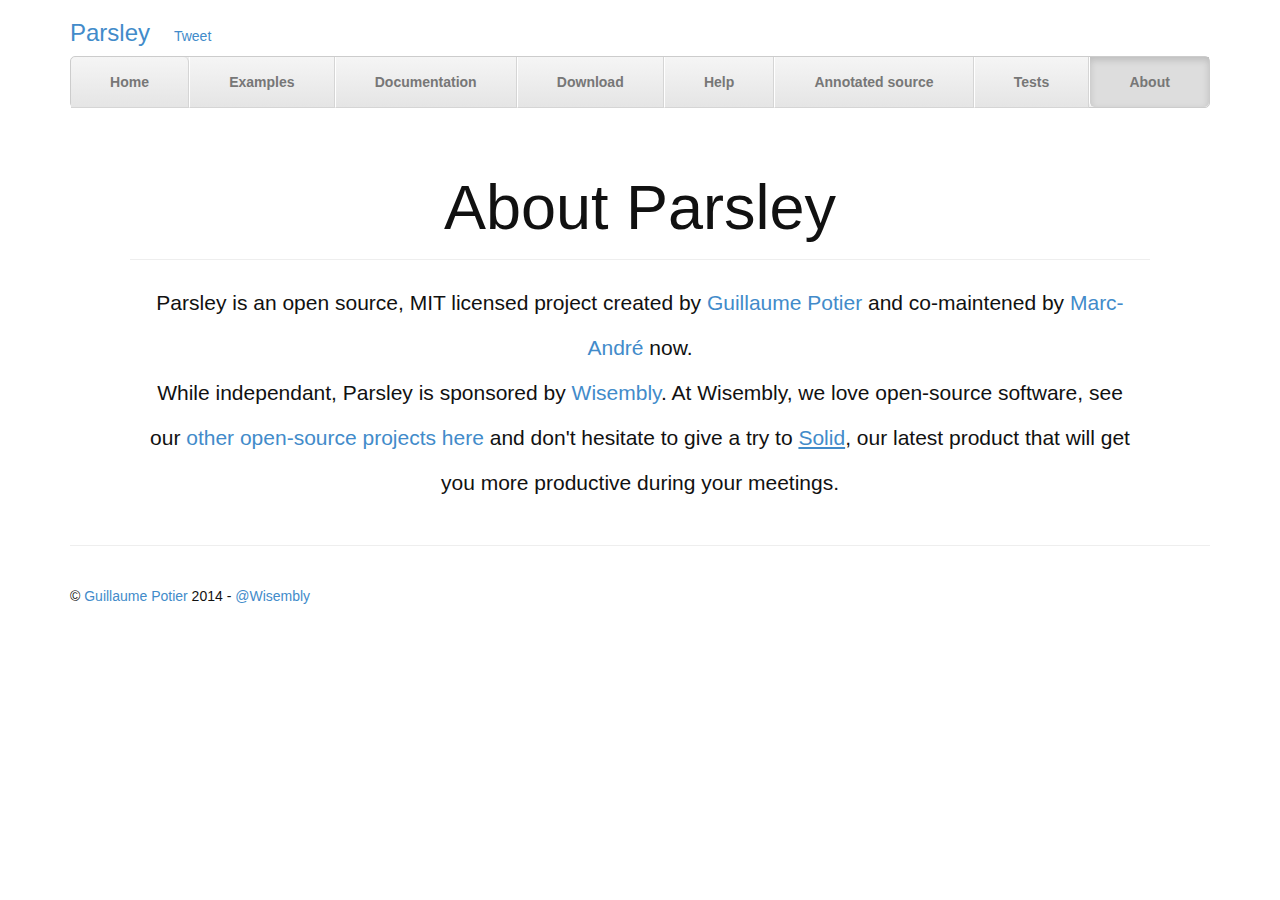
<file: FinalProject/JavaScript Keno/js/parsley/doc/about.html>
<!DOCTYPE html>
<html lang="en">
  <head>
    <meta charset="utf-8">
    <meta http-equiv="X-UA-Compatible" content="IE=edge">
    <meta name="viewport" content="width=device-width, initial-scale=1.0">
    <meta name="description" content="Parsley, the ultimate frontend javascript form validation library">
    <meta name="author" content="Guillaume Potier">

    <title>Parsley - About</title>

    <!-- Bootstrap core CSS -->
    <link href="../bower_components/bootstrap/dist/css/bootstrap.min.css" rel="stylesheet">

    <!-- Custom styles for this template -->
    <link href="assets/docs.css" rel="stylesheet">

    <!-- HTML5 shim and Respond.js IE8 support of HTML5 elements and media queries -->
    <!--[if lt IE 9]>
      <script src="https://oss.maxcdn.com/libs/html5shiv/3.7.0/html5shiv.js"></script>
      <script src="https://oss.maxcdn.com/libs/respond.js/1.3.0/respond.min.js"></script>
    <![endif]-->
    <style>
      body {
        color: #111111;
      }
      h2 {
        color: #FF851B;
      }
    </style>
  </head>

  <body>

    <div class="container">
      <div class="masthead">
        <div class="header">
          <h3 class="text-muted"><a href="../">Parsley</a></h3>

          <span class="social-buttons inline-block">
            <a href="https://twitter.com/share" class="twitter-share-button" data-url="http://parsleyjs.org" data-text="Parsley, the ultimate javascript form validation library. #parsleyjs" data-via="guillaumepotier" data-related="guillaumepotier" data-hashtags="parsleyjs">Tweet</a>
            <script>!function(d,s,id){var js,fjs=d.getElementsByTagName(s)[0],p=/^http:/.test(d.location)?'http':'https';if(!d.getElementById(id)){js=d.createElement(s);js.id=id;js.src=p+'://platform.twitter.com/widgets.js';fjs.parentNode.insertBefore(js,fjs);}}(document, 'script', 'twitter-wjs');</script>

            <iframe src="http://ghbtns.com/github-btn.html?user=guillaumepotier&repo=Parsley.js&type=watch&count=true" allowtransparency="true" frameborder="0" scrolling="0" width="110" height="20"></iframe>

            <iframe src="http://ghbtns.com/github-btn.html?user=guillaumepotier&repo=Parsley.js&type=fork&count=true" allowtransparency="true" frameborder="0" scrolling="0" width="110" height="20"></iframe>
          </span>

        </div>

        <ul class="nav nav-justified">
          <li><a href="../">Home</a></li>
          <li><a href="examples.html">Examples</a></li>
          <li><a href="index.html">Documentation</a></li>
          <li><a href="download.html">Download</a></li>
          <li><a href="help.html">Help</a></li>
          <li><a href="annotated-source/main.html">Annotated&nbsp;source</a></li>
          <li><a href="tests.html">Tests</a></li>
          <li class="active"><a href="about.html">About</a></li>
        </ul>
      </div>

      <!-- Jumbotron -->
      <div class="jumbotron">
        <h1>About Parsley</h1>
          <hr></hr>

          <div class="col-md-12">Parsley is an open source, MIT licensed project created by <a href="https://github.com/guillaumepotier" target="_blank">Guillaume Potier</a> and co-maintened by <a href="https://github.com/marcandre" target="_blank">Marc-André</a> now.</div>


          <div class="col-md-12">While independant, Parsley is sponsored by <a href="http://wisembly.com" target="_blank">Wisembly</a>. At Wisembly, we love open-source software, see our <a href="https://github.com/Wisembly" target="_blank">other open-source projects here</a> and don't hesitate to give a try to <a href="http://getsolid.io/?utm_source=parsleyjs.org&utm_medium=referral&utm_campaign=parsley#i-love-parsley" target="_blank" style="font-weight:bolder;text-decoration:underline;">Solid</a>, our latest product that will get you more productive during your meetings.</div>

      </div>

      <div class="clearfix"></div>

      <!-- Site footer -->
      <div class="footer">
        <p>&copy; <a href="https://twitter.com/guillaumepotier" title="Guillaume Potier on Twitter">Guillaume Potier</a> 2014 - <a href="http://wisembly.com">@Wisembly</a></p>
      </div>
    </div>

    <script type="text/javascript" src="../bower_components/jquery/dist/jquery.min.js"></script>
    <script type="text/javascript">
      $(document).ready(function () {
        $('.download').on('click', function (event) {
          _gaq.push(['_trackEvent','download', 'download ' + $(this).data('version'), $(this).data('version')]);
          _gaq.push(['_trackPageview','/download/' + $(this).data('version')]);
        });
      });
    </script>
    <script type="text/javascript">
      var _gaq = _gaq || [];
      _gaq.push(['_setAccount', 'UA-37229467-1']);
      _gaq.push(['_trackPageview']);

      (function() {
        var ga = document.createElement('script'); ga.type = 'text/javascript'; ga.async = true;
        ga.src = ('https:' == document.location.protocol ? 'https://ssl' : 'http://www') + '.google-analytics.com/ga.js';
        var s = document.getElementsByTagName('script')[0]; s.parentNode.insertBefore(ga, s);
      })();
    </script>
  </body>
</html>
</file>
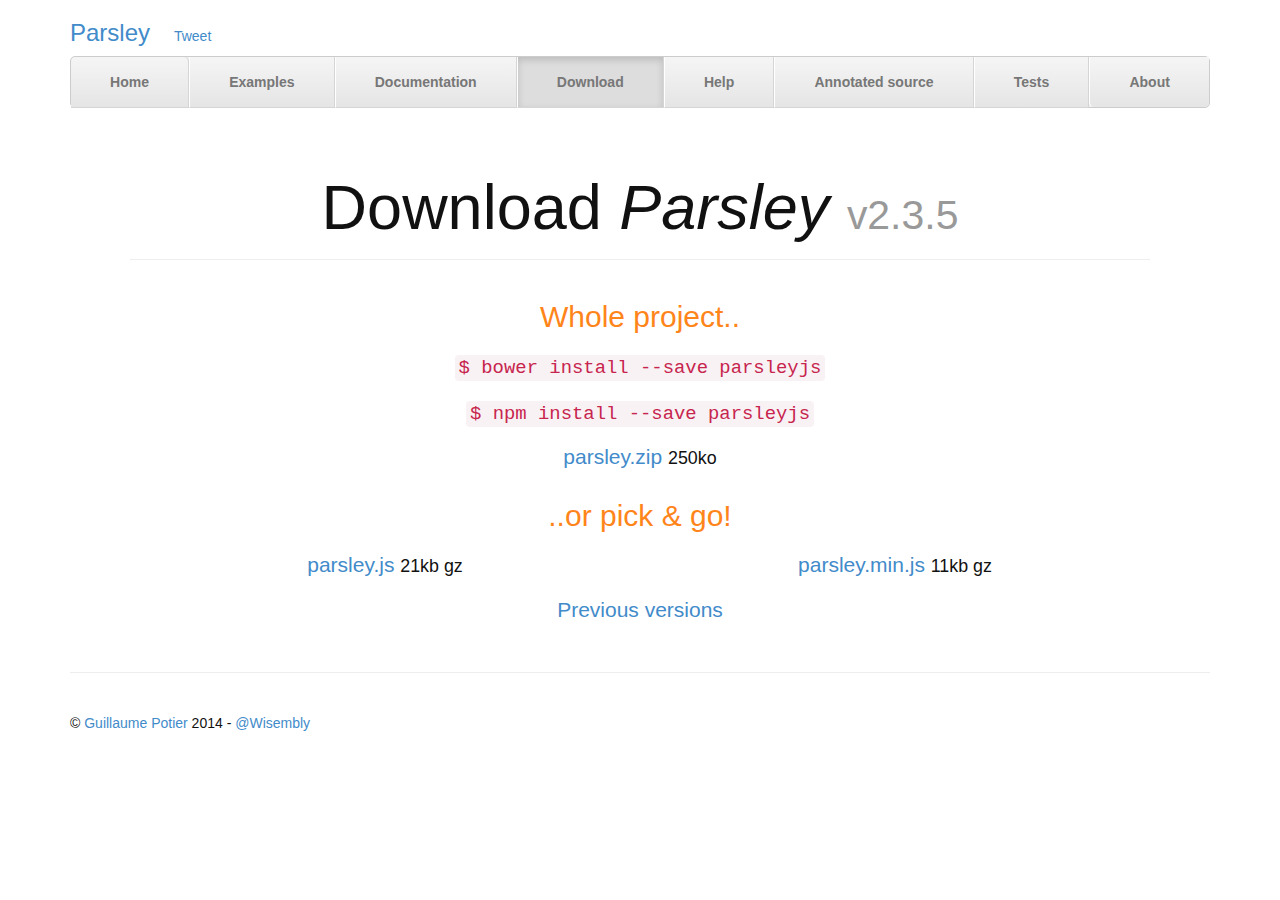
<file: FinalProject/JavaScript Keno/js/parsley/doc/download.html>
<!DOCTYPE html>
<html lang="en">
  <head>
    <meta charset="utf-8">
    <meta http-equiv="X-UA-Compatible" content="IE=edge">
    <meta name="viewport" content="width=device-width, initial-scale=1.0">
    <meta name="description" content="Parsley, the ultimate frontend javascript form validation library">
    <meta name="author" content="Guillaume Potier">

    <title>Parsley - Download the pieces</title>

    <!-- Bootstrap core CSS -->
    <link href="../bower_components/bootstrap/dist/css/bootstrap.min.css" rel="stylesheet">

    <!-- Custom styles for this template -->
    <link href="assets/docs.css" rel="stylesheet">

    <!-- HTML5 shim and Respond.js IE8 support of HTML5 elements and media queries -->
    <!--[if lt IE 9]>
      <script src="https://oss.maxcdn.com/libs/html5shiv/3.7.0/html5shiv.js"></script>
      <script src="https://oss.maxcdn.com/libs/respond.js/1.3.0/respond.min.js"></script>
    <![endif]-->
    <style>
      body {
        color: #111111;
      }
      h2 {
        color: #FF851B;
      }
    </style>
  </head>

  <body>
    <div class="container">

      <div class="masthead">
        <div class="header">
          <h3 class="text-muted"><a href="../">Parsley</a></h3>

          <span class="social-buttons inline-block">
            <a href="https://twitter.com/share" class="twitter-share-button" data-url="http://parsleyjs.org" data-text="Parsley, the ultimate javascript form validation library. #parsleyjs" data-via="guillaumepotier" data-related="guillaumepotier" data-hashtags="parsleyjs">Tweet</a>
            <script>!function(d,s,id){var js,fjs=d.getElementsByTagName(s)[0],p=/^http:/.test(d.location)?'http':'https';if(!d.getElementById(id)){js=d.createElement(s);js.id=id;js.src=p+'://platform.twitter.com/widgets.js';fjs.parentNode.insertBefore(js,fjs);}}(document, 'script', 'twitter-wjs');</script>

            <iframe src="http://ghbtns.com/github-btn.html?user=guillaumepotier&repo=Parsley.js&type=watch&count=true" allowtransparency="true" frameborder="0" scrolling="0" width="110" height="20"></iframe>

            <iframe src="http://ghbtns.com/github-btn.html?user=guillaumepotier&repo=Parsley.js&type=fork&count=true" allowtransparency="true" frameborder="0" scrolling="0" width="110" height="20"></iframe>
          </span>

        </div>

        <ul class="nav nav-justified">
          <li><a href="../">Home</a></li>
          <li><a href="examples.html">Examples</a></li>
          <li><a href="index.html">Documentation</a></li>
          <li class="active"><a href="download.html">Download</a></li>
          <li><a href="help.html">Help</a></li>
          <li><a href="annotated-source/main.html">Annotated&nbsp;source</a></li>
          <li><a href="tests.html">Tests</a></li>
          <li><a href="about.html">About</a></li>
        </ul>
      </div>

      <!-- Jumbotron -->
      <div class="jumbotron">
        <h1>Download <em>Parsley</em> <small class="parsley-version">v2.3.5</small></h1>
          <hr></hr>

          <div class="col-md-12"><h2>Whole project..</h2></div>

          <div class="col-md-12"><code>$ bower install --save parsleyjs</code></div>
          <div class="col-md-12"><code>$ npm install --save parsleyjs</code></div>
          <div class="col-md-12"><a href="https://github.com/guillaumepotier/Parsley.js/releases/tag/2.3.5" class="download" data-version="zipball" target="_blank">parsley.zip</a> <small>250ko</small></div>

          <div class="col-md-12"><h2>..or pick & go!</h2></div>

          <div class="col-md-6"><a href="../dist/parsley.js" class="download" data-version="parsley.js" target="_blank">parsley.js</a> <small>21kb gz</small></div>
          <div class="col-md-6"><a href="../dist/parsley.min.js" class="download" data-version="parsley.min.js" target="_blank">parsley.min.js</a> <small>11kb gz</small></div>

          <div class="col-md-12"><a href="https://github.com/guillaumepotier/Parsley.js/releases" class="download" data-version="previous" target="_blank">Previous versions</a></div>
      </div>

      <div class="clearfix"></div>

      <!-- Site footer -->
      <div class="footer">
        <p>&copy; <a href="https://twitter.com/guillaumepotier" title="Guillaume Potier on Twitter">Guillaume Potier</a> 2014 - <a href="http://wisembly.com">@Wisembly</a></p>
      </div>
    </div>

    <script type="text/javascript" src="../bower_components/jquery/dist/jquery.min.js"></script>
    <script type="text/javascript">
      $(document).ready(function () {
        $('.download').on('click', function (event) {
          _gaq.push(['_trackEvent','download', 'download ' + $(this).data('version'), $(this).data('version')]);
          _gaq.push(['_trackPageview','/download/' + $(this).data('version')]);
        });
      });
    </script>
    <script type="text/javascript">
      var _gaq = _gaq || [];
      _gaq.push(['_setAccount', 'UA-37229467-1']);
      _gaq.push(['_trackPageview']);

      (function() {
        var ga = document.createElement('script'); ga.type = 'text/javascript'; ga.async = true;
        ga.src = ('https:' == document.location.protocol ? 'https://ssl' : 'http://www') + '.google-analytics.com/ga.js';
        var s = document.getElementsByTagName('script')[0]; s.parentNode.insertBefore(ga, s);
      })();
    </script>
  </body>
</html>
</file>
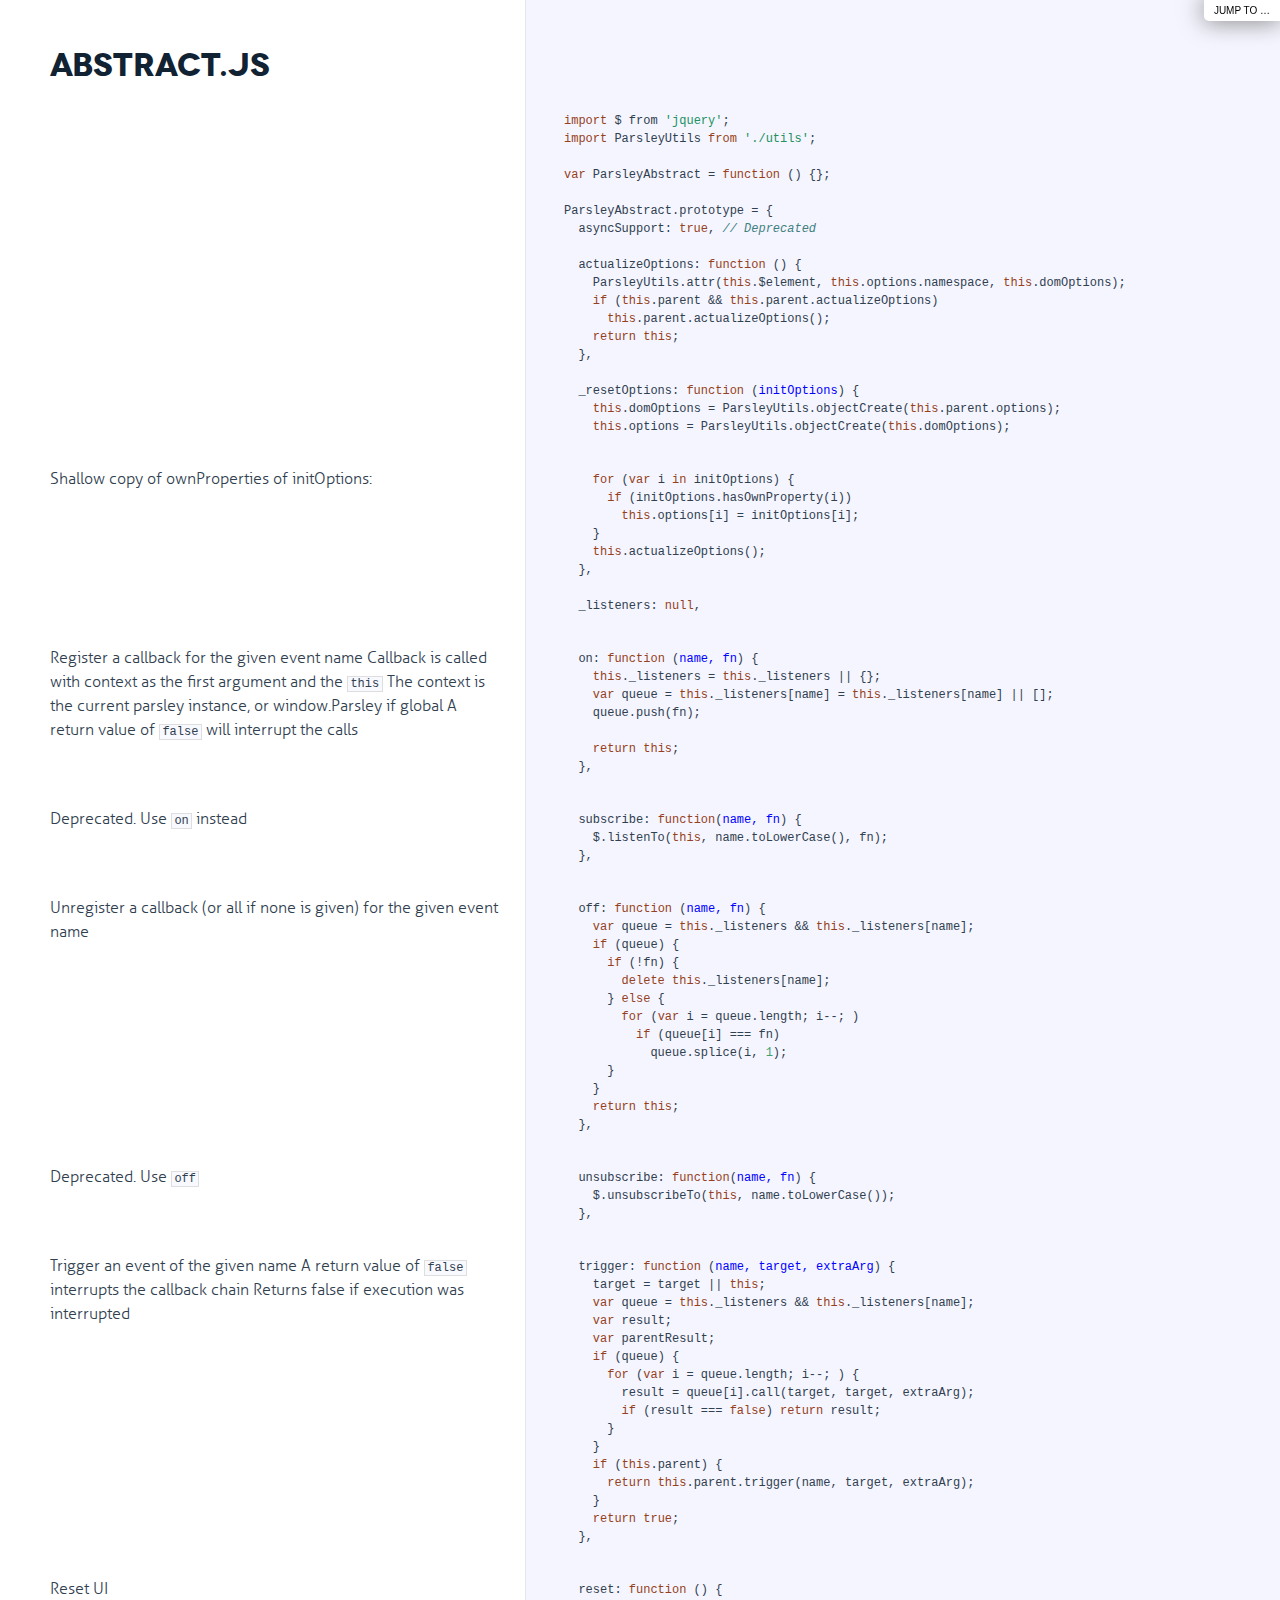
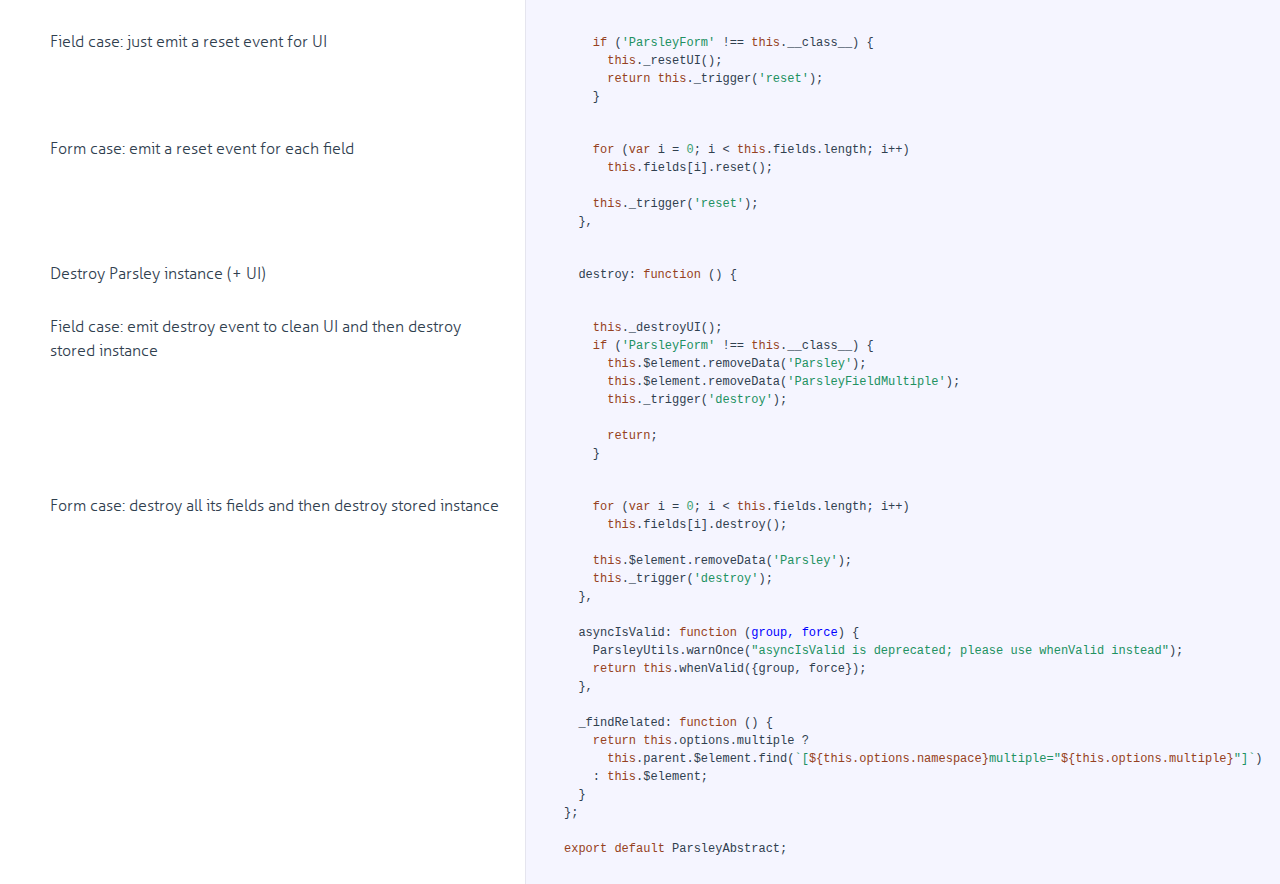
<file: FinalProject/JavaScript Keno/js/parsley/doc/annotated-source/abstract.html>
<!DOCTYPE html>

<html>
<head>
  <title>abstract.js</title>
  <meta http-equiv="content-type" content="text/html; charset=UTF-8">
  <meta name="viewport" content="width=device-width, target-densitydpi=160dpi, initial-scale=1.0; maximum-scale=1.0; user-scalable=0;">
  <link rel="stylesheet" media="all" href="docco.css" />
</head>
<body>
  <div id="container">
    <div id="background"></div>
    
      <ul id="jump_to">
        <li>
          <a class="large" href="javascript:void(0);">Jump To &hellip;</a>
          <a class="small" href="javascript:void(0);">+</a>
          <div id="jump_wrapper">
          <div id="jump_page"><a class="source" href="../index.html"><<< back to documentation</a>
            
              
              <a class="source" href="abstract.html">
                abstract.js
              </a>
            
              
              <a class="source" href="defaults.html">
                defaults.js
              </a>
            
              
              <a class="source" href="factory.html">
                factory.js
              </a>
            
              
              <a class="source" href="field.html">
                field.js
              </a>
            
              
              <a class="source" href="form.html">
                form.js
              </a>
            
              
              <a class="source" href="main.html">
                main.js
              </a>
            
              
              <a class="source" href="multiple.html">
                multiple.js
              </a>
            
              
              <a class="source" href="pubsub.html">
                pubsub.js
              </a>
            
              
              <a class="source" href="remote.html">
                remote.js
              </a>
            
              
              <a class="source" href="ui.html">
                ui.js
              </a>
            
              
              <a class="source" href="utils.html">
                utils.js
              </a>
            
              
              <a class="source" href="validator.html">
                validator.js
              </a>
            
              
              <a class="source" href="validator_registry.html">
                validator_registry.js
              </a>
            
          </div>
        </li>
      </ul>
    
    <ul class="sections">
        
          <li id="title">
              <div class="annotation">
                  <h1>abstract.js</h1>
              </div>
          </li>
        
        
        
        <li id="section-1">
            <div class="annotation">
              
              <div class="pilwrap ">
                <a class="pilcrow" href="#section-1">&#182;</a>
              </div>
              
            </div>
            
            <div class="content"><div class='highlight'><pre><span class="hljs-keyword">import</span> $ from <span class="hljs-string">'jquery'</span>;
<span class="hljs-keyword">import</span> ParsleyUtils <span class="hljs-keyword">from</span> <span class="hljs-string">'./utils'</span>;

<span class="hljs-keyword">var</span> ParsleyAbstract = <span class="hljs-function"><span class="hljs-keyword">function</span> (<span class="hljs-params"></span>) </span>{};

ParsleyAbstract.prototype = {
  asyncSupport: <span class="hljs-literal">true</span>, <span class="hljs-comment">// Deprecated</span>

  actualizeOptions: <span class="hljs-function"><span class="hljs-keyword">function</span> (<span class="hljs-params"></span>) </span>{
    ParsleyUtils.attr(<span class="hljs-keyword">this</span>.$element, <span class="hljs-keyword">this</span>.options.namespace, <span class="hljs-keyword">this</span>.domOptions);
    <span class="hljs-keyword">if</span> (<span class="hljs-keyword">this</span>.parent &amp;&amp; <span class="hljs-keyword">this</span>.parent.actualizeOptions)
      <span class="hljs-keyword">this</span>.parent.actualizeOptions();
    <span class="hljs-keyword">return</span> <span class="hljs-keyword">this</span>;
  },

  _resetOptions: <span class="hljs-function"><span class="hljs-keyword">function</span> (<span class="hljs-params">initOptions</span>) </span>{
    <span class="hljs-keyword">this</span>.domOptions = ParsleyUtils.objectCreate(<span class="hljs-keyword">this</span>.parent.options);
    <span class="hljs-keyword">this</span>.options = ParsleyUtils.objectCreate(<span class="hljs-keyword">this</span>.domOptions);</pre></div></div>
            
        </li>
        
        
        <li id="section-2">
            <div class="annotation">
              
              <div class="pilwrap ">
                <a class="pilcrow" href="#section-2">&#182;</a>
              </div>
              <p>Shallow copy of ownProperties of initOptions:</p>

            </div>
            
            <div class="content"><div class='highlight'><pre>    <span class="hljs-keyword">for</span> (<span class="hljs-keyword">var</span> i <span class="hljs-keyword">in</span> initOptions) {
      <span class="hljs-keyword">if</span> (initOptions.hasOwnProperty(i))
        <span class="hljs-keyword">this</span>.options[i] = initOptions[i];
    }
    <span class="hljs-keyword">this</span>.actualizeOptions();
  },

  _listeners: <span class="hljs-literal">null</span>,</pre></div></div>
            
        </li>
        
        
        <li id="section-3">
            <div class="annotation">
              
              <div class="pilwrap ">
                <a class="pilcrow" href="#section-3">&#182;</a>
              </div>
              <p>Register a callback for the given event name
Callback is called with context as the first argument and the <code>this</code>
The context is the current parsley instance, or window.Parsley if global
A return value of <code>false</code> will interrupt the calls</p>

            </div>
            
            <div class="content"><div class='highlight'><pre>  on: <span class="hljs-function"><span class="hljs-keyword">function</span> (<span class="hljs-params">name, fn</span>) </span>{
    <span class="hljs-keyword">this</span>._listeners = <span class="hljs-keyword">this</span>._listeners || {};
    <span class="hljs-keyword">var</span> queue = <span class="hljs-keyword">this</span>._listeners[name] = <span class="hljs-keyword">this</span>._listeners[name] || [];
    queue.push(fn);

    <span class="hljs-keyword">return</span> <span class="hljs-keyword">this</span>;
  },</pre></div></div>
            
        </li>
        
        
        <li id="section-4">
            <div class="annotation">
              
              <div class="pilwrap ">
                <a class="pilcrow" href="#section-4">&#182;</a>
              </div>
              <p>Deprecated. Use <code>on</code> instead</p>

            </div>
            
            <div class="content"><div class='highlight'><pre>  subscribe: <span class="hljs-function"><span class="hljs-keyword">function</span>(<span class="hljs-params">name, fn</span>) </span>{
    $.listenTo(<span class="hljs-keyword">this</span>, name.toLowerCase(), fn);
  },</pre></div></div>
            
        </li>
        
        
        <li id="section-5">
            <div class="annotation">
              
              <div class="pilwrap ">
                <a class="pilcrow" href="#section-5">&#182;</a>
              </div>
              <p>Unregister a callback (or all if none is given) for the given event name</p>

            </div>
            
            <div class="content"><div class='highlight'><pre>  off: <span class="hljs-function"><span class="hljs-keyword">function</span> (<span class="hljs-params">name, fn</span>) </span>{
    <span class="hljs-keyword">var</span> queue = <span class="hljs-keyword">this</span>._listeners &amp;&amp; <span class="hljs-keyword">this</span>._listeners[name];
    <span class="hljs-keyword">if</span> (queue) {
      <span class="hljs-keyword">if</span> (!fn) {
        <span class="hljs-keyword">delete</span> <span class="hljs-keyword">this</span>._listeners[name];
      } <span class="hljs-keyword">else</span> {
        <span class="hljs-keyword">for</span> (<span class="hljs-keyword">var</span> i = queue.length; i--; )
          <span class="hljs-keyword">if</span> (queue[i] === fn)
            queue.splice(i, <span class="hljs-number">1</span>);
      }
    }
    <span class="hljs-keyword">return</span> <span class="hljs-keyword">this</span>;
  },</pre></div></div>
            
        </li>
        
        
        <li id="section-6">
            <div class="annotation">
              
              <div class="pilwrap ">
                <a class="pilcrow" href="#section-6">&#182;</a>
              </div>
              <p>Deprecated. Use <code>off</code></p>

            </div>
            
            <div class="content"><div class='highlight'><pre>  unsubscribe: <span class="hljs-function"><span class="hljs-keyword">function</span>(<span class="hljs-params">name, fn</span>) </span>{
    $.unsubscribeTo(<span class="hljs-keyword">this</span>, name.toLowerCase());
  },</pre></div></div>
            
        </li>
        
        
        <li id="section-7">
            <div class="annotation">
              
              <div class="pilwrap ">
                <a class="pilcrow" href="#section-7">&#182;</a>
              </div>
              <p>Trigger an event of the given name
A return value of <code>false</code> interrupts the callback chain
Returns false if execution was interrupted</p>

            </div>
            
            <div class="content"><div class='highlight'><pre>  trigger: <span class="hljs-function"><span class="hljs-keyword">function</span> (<span class="hljs-params">name, target, extraArg</span>) </span>{
    target = target || <span class="hljs-keyword">this</span>;
    <span class="hljs-keyword">var</span> queue = <span class="hljs-keyword">this</span>._listeners &amp;&amp; <span class="hljs-keyword">this</span>._listeners[name];
    <span class="hljs-keyword">var</span> result;
    <span class="hljs-keyword">var</span> parentResult;
    <span class="hljs-keyword">if</span> (queue) {
      <span class="hljs-keyword">for</span> (<span class="hljs-keyword">var</span> i = queue.length; i--; ) {
        result = queue[i].call(target, target, extraArg);
        <span class="hljs-keyword">if</span> (result === <span class="hljs-literal">false</span>) <span class="hljs-keyword">return</span> result;
      }
    }
    <span class="hljs-keyword">if</span> (<span class="hljs-keyword">this</span>.parent) {
      <span class="hljs-keyword">return</span> <span class="hljs-keyword">this</span>.parent.trigger(name, target, extraArg);
    }
    <span class="hljs-keyword">return</span> <span class="hljs-literal">true</span>;
  },</pre></div></div>
            
        </li>
        
        
        <li id="section-8">
            <div class="annotation">
              
              <div class="pilwrap ">
                <a class="pilcrow" href="#section-8">&#182;</a>
              </div>
              <p>Reset UI</p>

            </div>
            
            <div class="content"><div class='highlight'><pre>  reset: <span class="hljs-function"><span class="hljs-keyword">function</span> (<span class="hljs-params"></span>) </span>{</pre></div></div>
            
        </li>
        
        
        <li id="section-9">
            <div class="annotation">
              
              <div class="pilwrap ">
                <a class="pilcrow" href="#section-9">&#182;</a>
              </div>
              <p>Field case: just emit a reset event for UI</p>

            </div>
            
            <div class="content"><div class='highlight'><pre>    <span class="hljs-keyword">if</span> (<span class="hljs-string">'ParsleyForm'</span> !== <span class="hljs-keyword">this</span>.__class__) {
      <span class="hljs-keyword">this</span>._resetUI();
      <span class="hljs-keyword">return</span> <span class="hljs-keyword">this</span>._trigger(<span class="hljs-string">'reset'</span>);
    }</pre></div></div>
            
        </li>
        
        
        <li id="section-10">
            <div class="annotation">
              
              <div class="pilwrap ">
                <a class="pilcrow" href="#section-10">&#182;</a>
              </div>
              <p>Form case: emit a reset event for each field</p>

            </div>
            
            <div class="content"><div class='highlight'><pre>    <span class="hljs-keyword">for</span> (<span class="hljs-keyword">var</span> i = <span class="hljs-number">0</span>; i &lt; <span class="hljs-keyword">this</span>.fields.length; i++)
      <span class="hljs-keyword">this</span>.fields[i].reset();

    <span class="hljs-keyword">this</span>._trigger(<span class="hljs-string">'reset'</span>);
  },</pre></div></div>
            
        </li>
        
        
        <li id="section-11">
            <div class="annotation">
              
              <div class="pilwrap ">
                <a class="pilcrow" href="#section-11">&#182;</a>
              </div>
              <p>Destroy Parsley instance (+ UI)</p>

            </div>
            
            <div class="content"><div class='highlight'><pre>  destroy: <span class="hljs-function"><span class="hljs-keyword">function</span> (<span class="hljs-params"></span>) </span>{</pre></div></div>
            
        </li>
        
        
        <li id="section-12">
            <div class="annotation">
              
              <div class="pilwrap ">
                <a class="pilcrow" href="#section-12">&#182;</a>
              </div>
              <p>Field case: emit destroy event to clean UI and then destroy stored instance</p>

            </div>
            
            <div class="content"><div class='highlight'><pre>    <span class="hljs-keyword">this</span>._destroyUI();
    <span class="hljs-keyword">if</span> (<span class="hljs-string">'ParsleyForm'</span> !== <span class="hljs-keyword">this</span>.__class__) {
      <span class="hljs-keyword">this</span>.$element.removeData(<span class="hljs-string">'Parsley'</span>);
      <span class="hljs-keyword">this</span>.$element.removeData(<span class="hljs-string">'ParsleyFieldMultiple'</span>);
      <span class="hljs-keyword">this</span>._trigger(<span class="hljs-string">'destroy'</span>);

      <span class="hljs-keyword">return</span>;
    }</pre></div></div>
            
        </li>
        
        
        <li id="section-13">
            <div class="annotation">
              
              <div class="pilwrap ">
                <a class="pilcrow" href="#section-13">&#182;</a>
              </div>
              <p>Form case: destroy all its fields and then destroy stored instance</p>

            </div>
            
            <div class="content"><div class='highlight'><pre>    <span class="hljs-keyword">for</span> (<span class="hljs-keyword">var</span> i = <span class="hljs-number">0</span>; i &lt; <span class="hljs-keyword">this</span>.fields.length; i++)
      <span class="hljs-keyword">this</span>.fields[i].destroy();

    <span class="hljs-keyword">this</span>.$element.removeData(<span class="hljs-string">'Parsley'</span>);
    <span class="hljs-keyword">this</span>._trigger(<span class="hljs-string">'destroy'</span>);
  },

  asyncIsValid: <span class="hljs-function"><span class="hljs-keyword">function</span> (<span class="hljs-params">group, force</span>) </span>{
    ParsleyUtils.warnOnce(<span class="hljs-string">"asyncIsValid is deprecated; please use whenValid instead"</span>);
    <span class="hljs-keyword">return</span> <span class="hljs-keyword">this</span>.whenValid({group, force});
  },

  _findRelated: <span class="hljs-function"><span class="hljs-keyword">function</span> (<span class="hljs-params"></span>) </span>{
    <span class="hljs-keyword">return</span> <span class="hljs-keyword">this</span>.options.multiple ?
      <span class="hljs-keyword">this</span>.parent.$element.find(<span class="hljs-string">`[<span class="hljs-subst">${this.options.namespace}</span>multiple="<span class="hljs-subst">${this.options.multiple}</span>"]`</span>)
    : <span class="hljs-keyword">this</span>.$element;
  }
};

<span class="hljs-keyword">export</span> <span class="hljs-keyword">default</span> ParsleyAbstract;</pre></div></div>
            
        </li>
        
    </ul>
  </div>
<script type="text/javascript">var _gaq=_gaq||[];_gaq.push(["_setAccount","UA-37229467-1"]);_gaq.push(["_trackPageview"]);(function(){var e=document.createElement("script");e.type="text/javascript";e.async=true;e.src=("https:"==document.location.protocol?"https://ssl":"http://www")+".google-analytics.com/ga.js";var t=document.getElementsByTagName("script")[0];t.parentNode.insertBefore(e,t)})();</script></body>
</html>
</file>
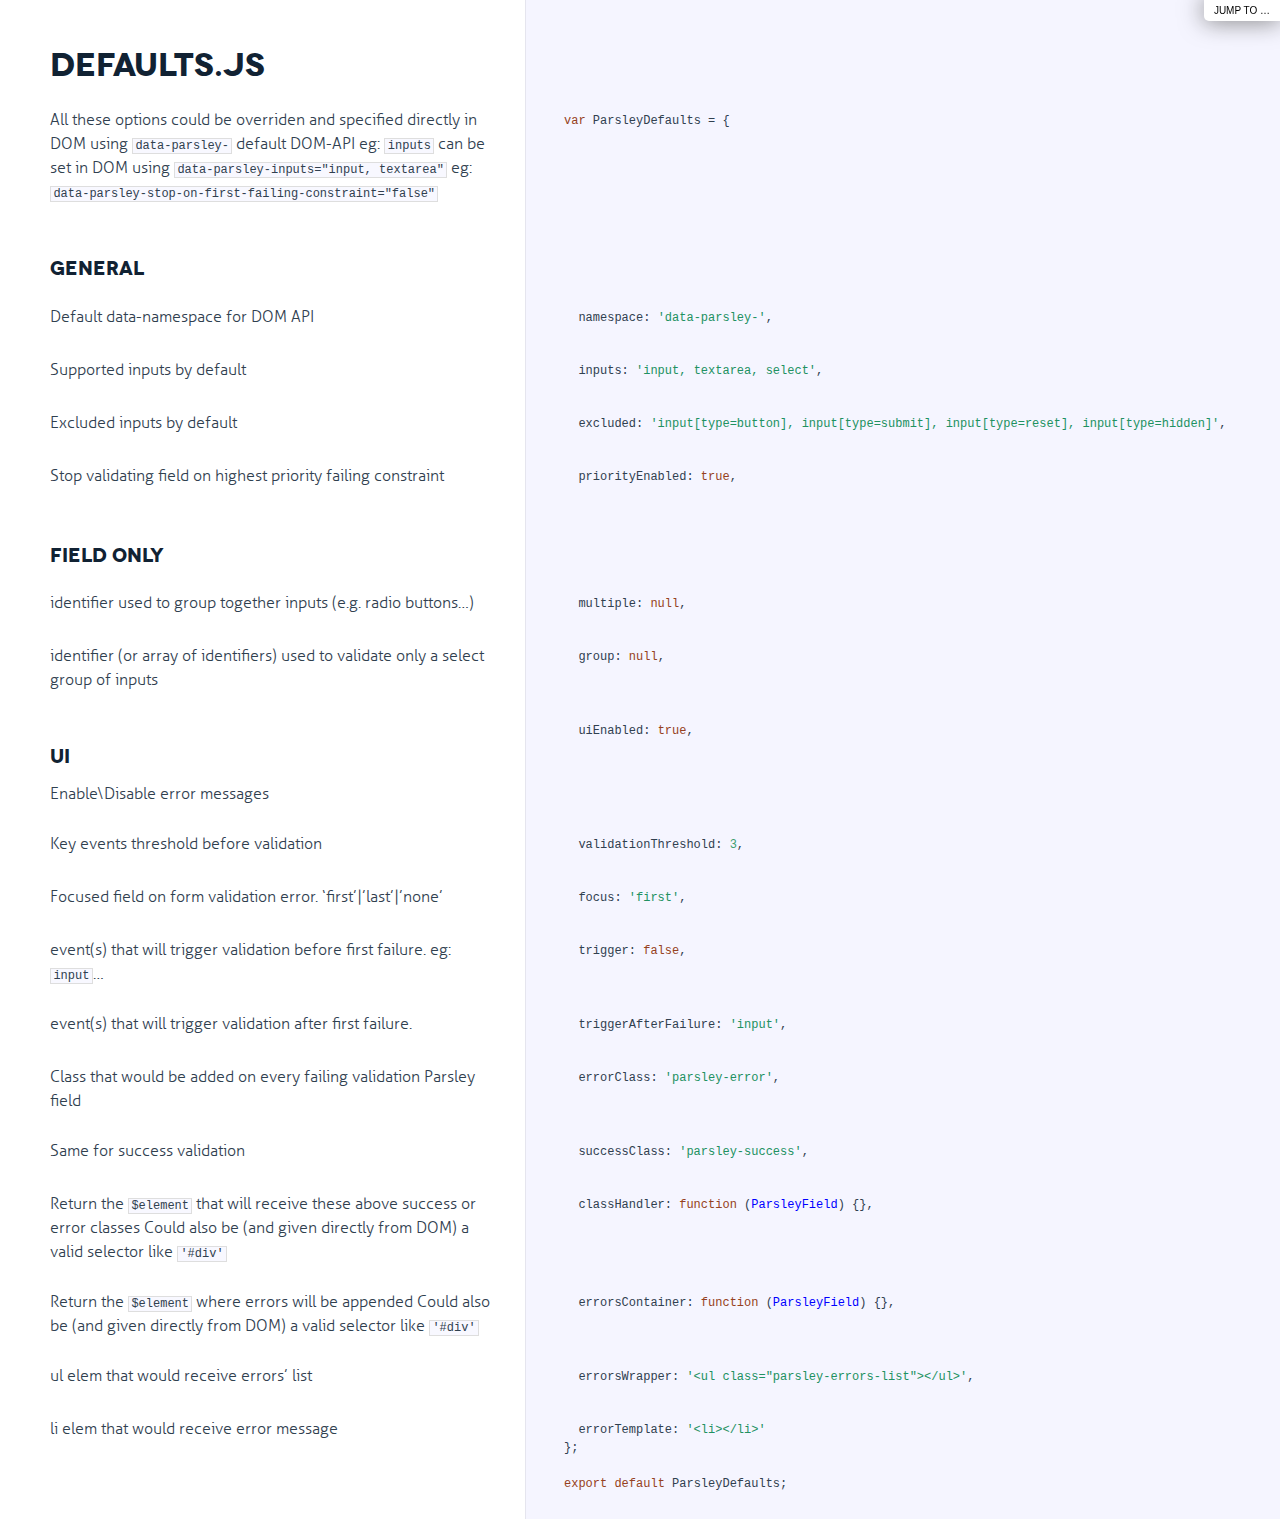
<file: FinalProject/JavaScript Keno/js/parsley/doc/annotated-source/defaults.html>
<!DOCTYPE html>

<html>
<head>
  <title>defaults.js</title>
  <meta http-equiv="content-type" content="text/html; charset=UTF-8">
  <meta name="viewport" content="width=device-width, target-densitydpi=160dpi, initial-scale=1.0; maximum-scale=1.0; user-scalable=0;">
  <link rel="stylesheet" media="all" href="docco.css" />
</head>
<body>
  <div id="container">
    <div id="background"></div>
    
      <ul id="jump_to">
        <li>
          <a class="large" href="javascript:void(0);">Jump To &hellip;</a>
          <a class="small" href="javascript:void(0);">+</a>
          <div id="jump_wrapper">
          <div id="jump_page"><a class="source" href="../index.html"><<< back to documentation</a>
            
              
              <a class="source" href="abstract.html">
                abstract.js
              </a>
            
              
              <a class="source" href="defaults.html">
                defaults.js
              </a>
            
              
              <a class="source" href="factory.html">
                factory.js
              </a>
            
              
              <a class="source" href="field.html">
                field.js
              </a>
            
              
              <a class="source" href="form.html">
                form.js
              </a>
            
              
              <a class="source" href="main.html">
                main.js
              </a>
            
              
              <a class="source" href="multiple.html">
                multiple.js
              </a>
            
              
              <a class="source" href="pubsub.html">
                pubsub.js
              </a>
            
              
              <a class="source" href="remote.html">
                remote.js
              </a>
            
              
              <a class="source" href="ui.html">
                ui.js
              </a>
            
              
              <a class="source" href="utils.html">
                utils.js
              </a>
            
              
              <a class="source" href="validator.html">
                validator.js
              </a>
            
              
              <a class="source" href="validator_registry.html">
                validator_registry.js
              </a>
            
          </div>
        </li>
      </ul>
    
    <ul class="sections">
        
          <li id="title">
              <div class="annotation">
                  <h1>defaults.js</h1>
              </div>
          </li>
        
        
        
        <li id="section-1">
            <div class="annotation">
              
              <div class="pilwrap ">
                <a class="pilcrow" href="#section-1">&#182;</a>
              </div>
              <p>All these options could be overriden and specified directly in DOM using
<code>data-parsley-</code> default DOM-API
eg: <code>inputs</code> can be set in DOM using <code>data-parsley-inputs=&quot;input, textarea&quot;</code>
eg: <code>data-parsley-stop-on-first-failing-constraint=&quot;false&quot;</code></p>

            </div>
            
            <div class="content"><div class='highlight'><pre>
<span class="hljs-keyword">var</span> ParsleyDefaults = {</pre></div></div>
            
        </li>
        
        
        <li id="section-2">
            <div class="annotation">
              
              <div class="pilwrap ">
                <a class="pilcrow" href="#section-2">&#182;</a>
              </div>
              <h3 id="general">General</h3>

            </div>
            
        </li>
        
        
        <li id="section-3">
            <div class="annotation">
              
              <div class="pilwrap ">
                <a class="pilcrow" href="#section-3">&#182;</a>
              </div>
              <p>Default data-namespace for DOM API</p>

            </div>
            
            <div class="content"><div class='highlight'><pre>  namespace: <span class="hljs-string">'data-parsley-'</span>,</pre></div></div>
            
        </li>
        
        
        <li id="section-4">
            <div class="annotation">
              
              <div class="pilwrap ">
                <a class="pilcrow" href="#section-4">&#182;</a>
              </div>
              <p>Supported inputs by default</p>

            </div>
            
            <div class="content"><div class='highlight'><pre>  inputs: <span class="hljs-string">'input, textarea, select'</span>,</pre></div></div>
            
        </li>
        
        
        <li id="section-5">
            <div class="annotation">
              
              <div class="pilwrap ">
                <a class="pilcrow" href="#section-5">&#182;</a>
              </div>
              <p>Excluded inputs by default</p>

            </div>
            
            <div class="content"><div class='highlight'><pre>  excluded: <span class="hljs-string">'input[type=button], input[type=submit], input[type=reset], input[type=hidden]'</span>,</pre></div></div>
            
        </li>
        
        
        <li id="section-6">
            <div class="annotation">
              
              <div class="pilwrap ">
                <a class="pilcrow" href="#section-6">&#182;</a>
              </div>
              <p>Stop validating field on highest priority failing constraint</p>

            </div>
            
            <div class="content"><div class='highlight'><pre>  priorityEnabled: <span class="hljs-literal">true</span>,</pre></div></div>
            
        </li>
        
        
        <li id="section-7">
            <div class="annotation">
              
              <div class="pilwrap ">
                <a class="pilcrow" href="#section-7">&#182;</a>
              </div>
              <h3 id="field-only">Field only</h3>

            </div>
            
        </li>
        
        
        <li id="section-8">
            <div class="annotation">
              
              <div class="pilwrap ">
                <a class="pilcrow" href="#section-8">&#182;</a>
              </div>
              <p>identifier used to group together inputs (e.g. radio buttons…)</p>

            </div>
            
            <div class="content"><div class='highlight'><pre>  multiple: <span class="hljs-literal">null</span>,</pre></div></div>
            
        </li>
        
        
        <li id="section-9">
            <div class="annotation">
              
              <div class="pilwrap ">
                <a class="pilcrow" href="#section-9">&#182;</a>
              </div>
              <p>identifier (or array of identifiers) used to validate only a select group of inputs</p>

            </div>
            
            <div class="content"><div class='highlight'><pre>  group: <span class="hljs-literal">null</span>,</pre></div></div>
            
        </li>
        
        
        <li id="section-10">
            <div class="annotation">
              
              <div class="pilwrap ">
                <a class="pilcrow" href="#section-10">&#182;</a>
              </div>
              <h3 id="ui">UI</h3>
<p>Enable\Disable error messages</p>

            </div>
            
            <div class="content"><div class='highlight'><pre>  uiEnabled: <span class="hljs-literal">true</span>,</pre></div></div>
            
        </li>
        
        
        <li id="section-11">
            <div class="annotation">
              
              <div class="pilwrap ">
                <a class="pilcrow" href="#section-11">&#182;</a>
              </div>
              <p>Key events threshold before validation</p>

            </div>
            
            <div class="content"><div class='highlight'><pre>  validationThreshold: <span class="hljs-number">3</span>,</pre></div></div>
            
        </li>
        
        
        <li id="section-12">
            <div class="annotation">
              
              <div class="pilwrap ">
                <a class="pilcrow" href="#section-12">&#182;</a>
              </div>
              <p>Focused field on form validation error. ‘first’|’last’|’none’</p>

            </div>
            
            <div class="content"><div class='highlight'><pre>  focus: <span class="hljs-string">'first'</span>,</pre></div></div>
            
        </li>
        
        
        <li id="section-13">
            <div class="annotation">
              
              <div class="pilwrap ">
                <a class="pilcrow" href="#section-13">&#182;</a>
              </div>
              <p>event(s) that will trigger validation before first failure. eg: <code>input</code>…</p>

            </div>
            
            <div class="content"><div class='highlight'><pre>  trigger: <span class="hljs-literal">false</span>,</pre></div></div>
            
        </li>
        
        
        <li id="section-14">
            <div class="annotation">
              
              <div class="pilwrap ">
                <a class="pilcrow" href="#section-14">&#182;</a>
              </div>
              <p>event(s) that will trigger validation after first failure.</p>

            </div>
            
            <div class="content"><div class='highlight'><pre>  triggerAfterFailure: <span class="hljs-string">'input'</span>,</pre></div></div>
            
        </li>
        
        
        <li id="section-15">
            <div class="annotation">
              
              <div class="pilwrap ">
                <a class="pilcrow" href="#section-15">&#182;</a>
              </div>
              <p>Class that would be added on every failing validation Parsley field</p>

            </div>
            
            <div class="content"><div class='highlight'><pre>  errorClass: <span class="hljs-string">'parsley-error'</span>,</pre></div></div>
            
        </li>
        
        
        <li id="section-16">
            <div class="annotation">
              
              <div class="pilwrap ">
                <a class="pilcrow" href="#section-16">&#182;</a>
              </div>
              <p>Same for success validation</p>

            </div>
            
            <div class="content"><div class='highlight'><pre>  successClass: <span class="hljs-string">'parsley-success'</span>,</pre></div></div>
            
        </li>
        
        
        <li id="section-17">
            <div class="annotation">
              
              <div class="pilwrap ">
                <a class="pilcrow" href="#section-17">&#182;</a>
              </div>
              <p>Return the <code>$element</code> that will receive these above success or error classes
Could also be (and given directly from DOM) a valid selector like <code>&#39;#div&#39;</code></p>

            </div>
            
            <div class="content"><div class='highlight'><pre>  classHandler: <span class="hljs-function"><span class="hljs-keyword">function</span> (<span class="hljs-params">ParsleyField</span>) </span>{},</pre></div></div>
            
        </li>
        
        
        <li id="section-18">
            <div class="annotation">
              
              <div class="pilwrap ">
                <a class="pilcrow" href="#section-18">&#182;</a>
              </div>
              <p>Return the <code>$element</code> where errors will be appended
Could also be (and given directly from DOM) a valid selector like <code>&#39;#div&#39;</code></p>

            </div>
            
            <div class="content"><div class='highlight'><pre>  errorsContainer: <span class="hljs-function"><span class="hljs-keyword">function</span> (<span class="hljs-params">ParsleyField</span>) </span>{},</pre></div></div>
            
        </li>
        
        
        <li id="section-19">
            <div class="annotation">
              
              <div class="pilwrap ">
                <a class="pilcrow" href="#section-19">&#182;</a>
              </div>
              <p>ul elem that would receive errors’ list</p>

            </div>
            
            <div class="content"><div class='highlight'><pre>  errorsWrapper: <span class="hljs-string">'&lt;ul class="parsley-errors-list"&gt;&lt;/ul&gt;'</span>,</pre></div></div>
            
        </li>
        
        
        <li id="section-20">
            <div class="annotation">
              
              <div class="pilwrap ">
                <a class="pilcrow" href="#section-20">&#182;</a>
              </div>
              <p>li elem that would receive error message</p>

            </div>
            
            <div class="content"><div class='highlight'><pre>  errorTemplate: <span class="hljs-string">'&lt;li&gt;&lt;/li&gt;'</span>
};

<span class="hljs-keyword">export</span> <span class="hljs-keyword">default</span> ParsleyDefaults;</pre></div></div>
            
        </li>
        
    </ul>
  </div>
<script type="text/javascript">var _gaq=_gaq||[];_gaq.push(["_setAccount","UA-37229467-1"]);_gaq.push(["_trackPageview"]);(function(){var e=document.createElement("script");e.type="text/javascript";e.async=true;e.src=("https:"==document.location.protocol?"https://ssl":"http://www")+".google-analytics.com/ga.js";var t=document.getElementsByTagName("script")[0];t.parentNode.insertBefore(e,t)})();</script></body>
</html>
</file>
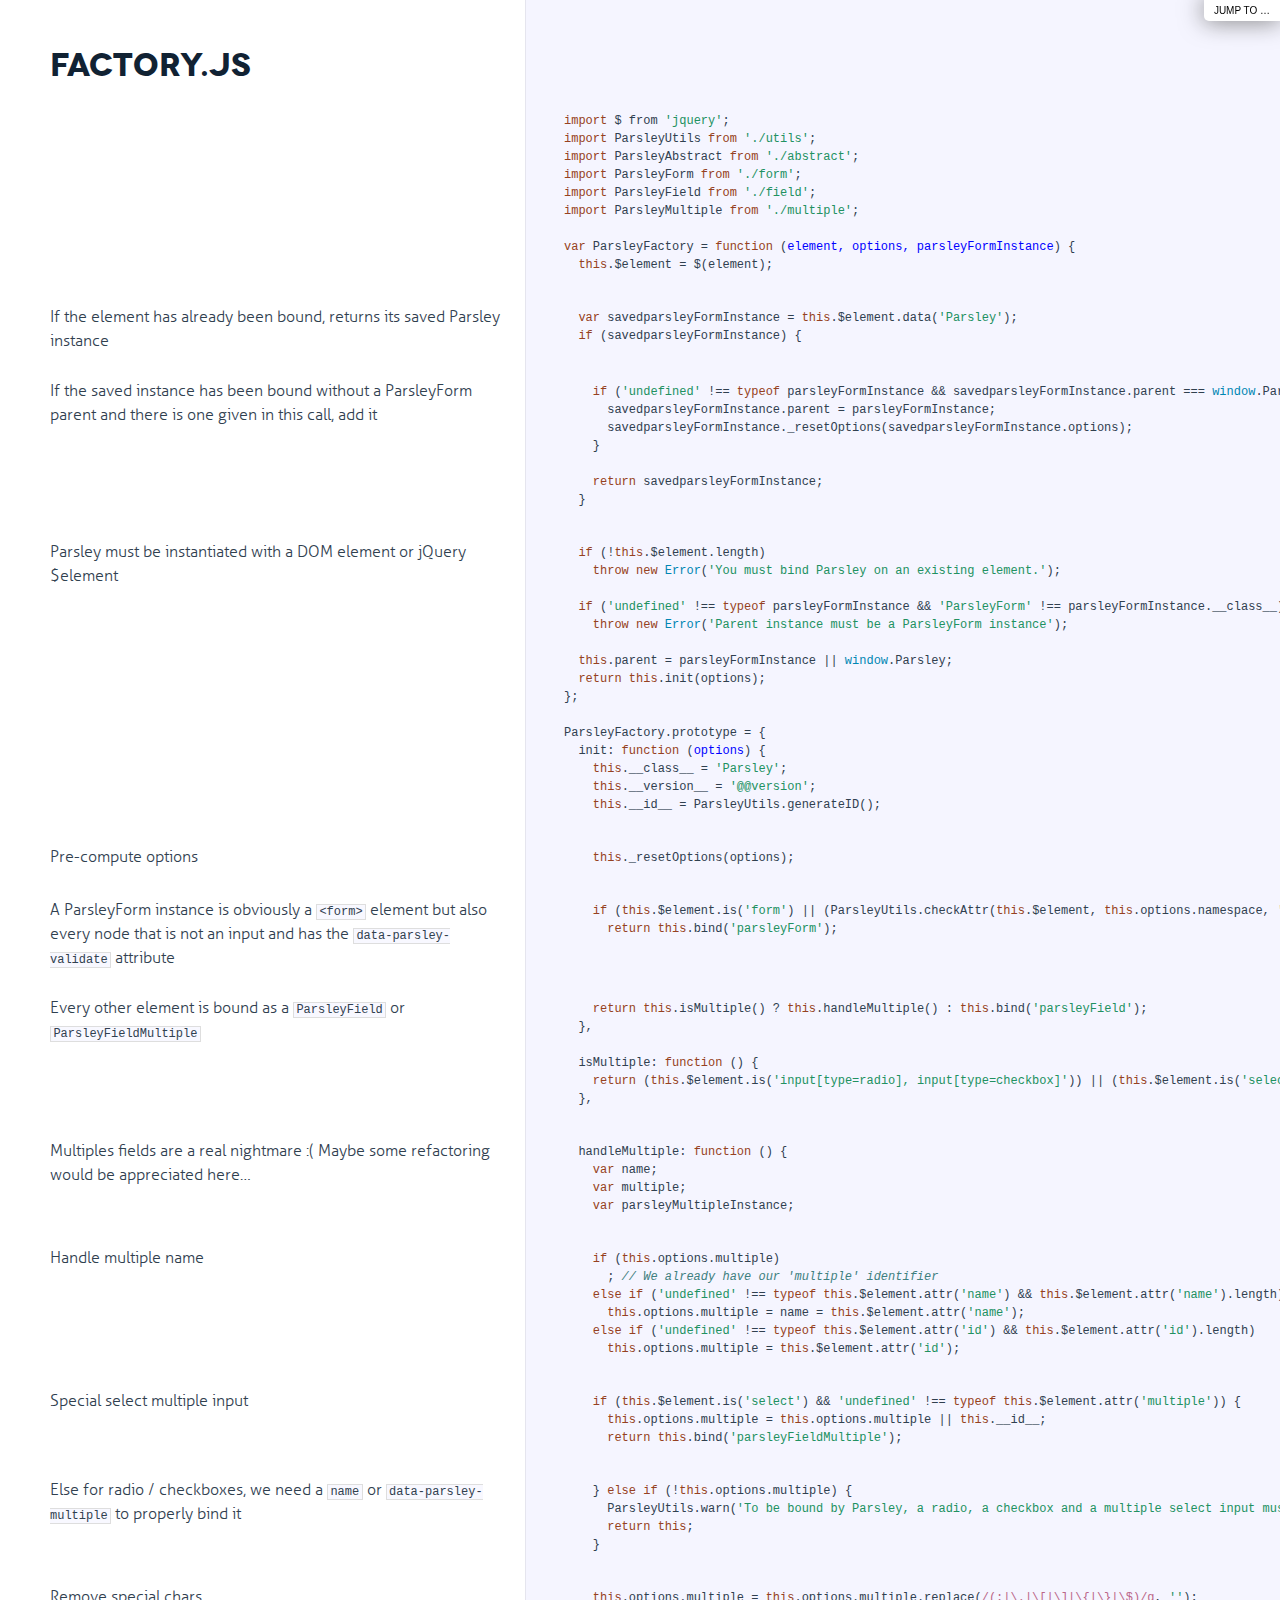
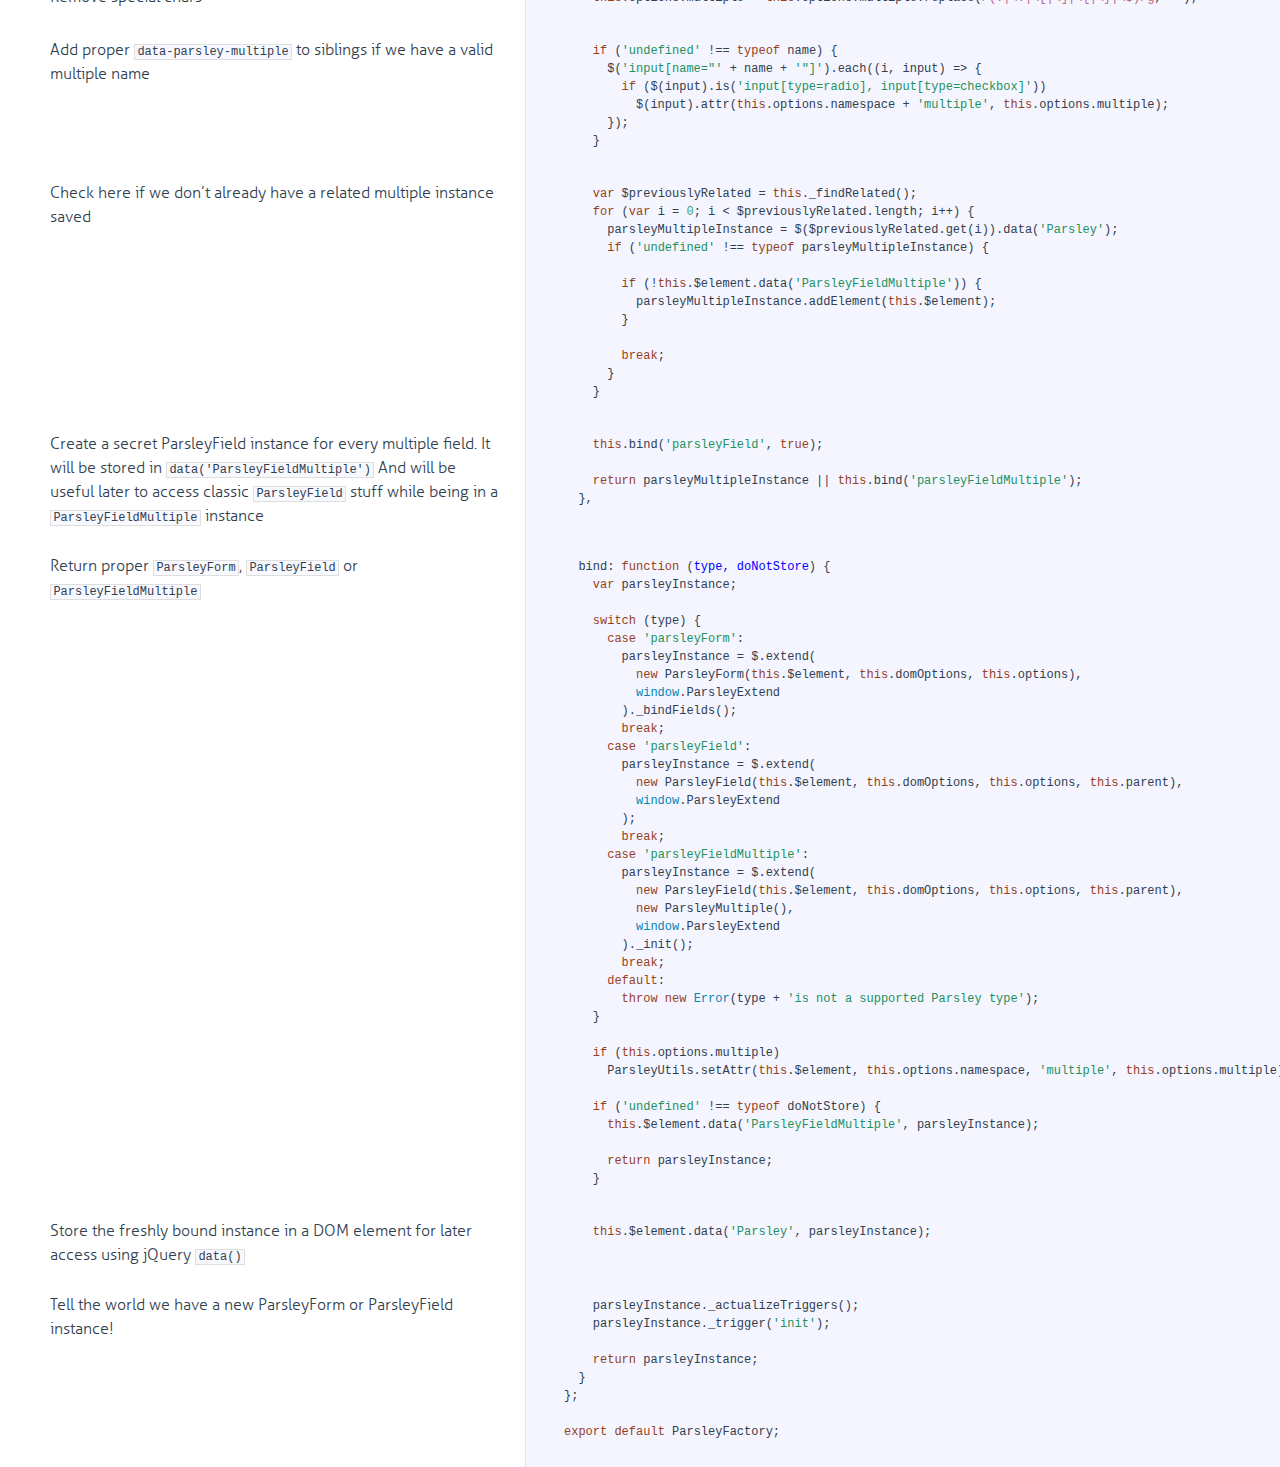
<file: FinalProject/JavaScript Keno/js/parsley/doc/annotated-source/factory.html>
<!DOCTYPE html>

<html>
<head>
  <title>factory.js</title>
  <meta http-equiv="content-type" content="text/html; charset=UTF-8">
  <meta name="viewport" content="width=device-width, target-densitydpi=160dpi, initial-scale=1.0; maximum-scale=1.0; user-scalable=0;">
  <link rel="stylesheet" media="all" href="docco.css" />
</head>
<body>
  <div id="container">
    <div id="background"></div>
    
      <ul id="jump_to">
        <li>
          <a class="large" href="javascript:void(0);">Jump To &hellip;</a>
          <a class="small" href="javascript:void(0);">+</a>
          <div id="jump_wrapper">
          <div id="jump_page"><a class="source" href="../index.html"><<< back to documentation</a>
            
              
              <a class="source" href="abstract.html">
                abstract.js
              </a>
            
              
              <a class="source" href="defaults.html">
                defaults.js
              </a>
            
              
              <a class="source" href="factory.html">
                factory.js
              </a>
            
              
              <a class="source" href="field.html">
                field.js
              </a>
            
              
              <a class="source" href="form.html">
                form.js
              </a>
            
              
              <a class="source" href="main.html">
                main.js
              </a>
            
              
              <a class="source" href="multiple.html">
                multiple.js
              </a>
            
              
              <a class="source" href="pubsub.html">
                pubsub.js
              </a>
            
              
              <a class="source" href="remote.html">
                remote.js
              </a>
            
              
              <a class="source" href="ui.html">
                ui.js
              </a>
            
              
              <a class="source" href="utils.html">
                utils.js
              </a>
            
              
              <a class="source" href="validator.html">
                validator.js
              </a>
            
              
              <a class="source" href="validator_registry.html">
                validator_registry.js
              </a>
            
          </div>
        </li>
      </ul>
    
    <ul class="sections">
        
          <li id="title">
              <div class="annotation">
                  <h1>factory.js</h1>
              </div>
          </li>
        
        
        
        <li id="section-1">
            <div class="annotation">
              
              <div class="pilwrap ">
                <a class="pilcrow" href="#section-1">&#182;</a>
              </div>
              
            </div>
            
            <div class="content"><div class='highlight'><pre><span class="hljs-keyword">import</span> $ from <span class="hljs-string">'jquery'</span>;
<span class="hljs-keyword">import</span> ParsleyUtils <span class="hljs-keyword">from</span> <span class="hljs-string">'./utils'</span>;
<span class="hljs-keyword">import</span> ParsleyAbstract <span class="hljs-keyword">from</span> <span class="hljs-string">'./abstract'</span>;
<span class="hljs-keyword">import</span> ParsleyForm <span class="hljs-keyword">from</span> <span class="hljs-string">'./form'</span>;
<span class="hljs-keyword">import</span> ParsleyField <span class="hljs-keyword">from</span> <span class="hljs-string">'./field'</span>;
<span class="hljs-keyword">import</span> ParsleyMultiple <span class="hljs-keyword">from</span> <span class="hljs-string">'./multiple'</span>;

<span class="hljs-keyword">var</span> ParsleyFactory = <span class="hljs-function"><span class="hljs-keyword">function</span> (<span class="hljs-params">element, options, parsleyFormInstance</span>) </span>{
  <span class="hljs-keyword">this</span>.$element = $(element);</pre></div></div>
            
        </li>
        
        
        <li id="section-2">
            <div class="annotation">
              
              <div class="pilwrap ">
                <a class="pilcrow" href="#section-2">&#182;</a>
              </div>
              <p>If the element has already been bound, returns its saved Parsley instance</p>

            </div>
            
            <div class="content"><div class='highlight'><pre>  <span class="hljs-keyword">var</span> savedparsleyFormInstance = <span class="hljs-keyword">this</span>.$element.data(<span class="hljs-string">'Parsley'</span>);
  <span class="hljs-keyword">if</span> (savedparsleyFormInstance) {</pre></div></div>
            
        </li>
        
        
        <li id="section-3">
            <div class="annotation">
              
              <div class="pilwrap ">
                <a class="pilcrow" href="#section-3">&#182;</a>
              </div>
              <p>If the saved instance has been bound without a ParsleyForm parent and there is one given in this call, add it</p>

            </div>
            
            <div class="content"><div class='highlight'><pre>    <span class="hljs-keyword">if</span> (<span class="hljs-string">'undefined'</span> !== <span class="hljs-keyword">typeof</span> parsleyFormInstance &amp;&amp; savedparsleyFormInstance.parent === <span class="hljs-built_in">window</span>.Parsley) {
      savedparsleyFormInstance.parent = parsleyFormInstance;
      savedparsleyFormInstance._resetOptions(savedparsleyFormInstance.options);
    }

    <span class="hljs-keyword">return</span> savedparsleyFormInstance;
  }</pre></div></div>
            
        </li>
        
        
        <li id="section-4">
            <div class="annotation">
              
              <div class="pilwrap ">
                <a class="pilcrow" href="#section-4">&#182;</a>
              </div>
              <p>Parsley must be instantiated with a DOM element or jQuery $element</p>

            </div>
            
            <div class="content"><div class='highlight'><pre>  <span class="hljs-keyword">if</span> (!<span class="hljs-keyword">this</span>.$element.length)
    <span class="hljs-keyword">throw</span> <span class="hljs-keyword">new</span> <span class="hljs-built_in">Error</span>(<span class="hljs-string">'You must bind Parsley on an existing element.'</span>);

  <span class="hljs-keyword">if</span> (<span class="hljs-string">'undefined'</span> !== <span class="hljs-keyword">typeof</span> parsleyFormInstance &amp;&amp; <span class="hljs-string">'ParsleyForm'</span> !== parsleyFormInstance.__class__)
    <span class="hljs-keyword">throw</span> <span class="hljs-keyword">new</span> <span class="hljs-built_in">Error</span>(<span class="hljs-string">'Parent instance must be a ParsleyForm instance'</span>);

  <span class="hljs-keyword">this</span>.parent = parsleyFormInstance || <span class="hljs-built_in">window</span>.Parsley;
  <span class="hljs-keyword">return</span> <span class="hljs-keyword">this</span>.init(options);
};

ParsleyFactory.prototype = {
  init: <span class="hljs-function"><span class="hljs-keyword">function</span> (<span class="hljs-params">options</span>) </span>{
    <span class="hljs-keyword">this</span>.__class__ = <span class="hljs-string">'Parsley'</span>;
    <span class="hljs-keyword">this</span>.__version__ = <span class="hljs-string">'@@version'</span>;
    <span class="hljs-keyword">this</span>.__id__ = ParsleyUtils.generateID();</pre></div></div>
            
        </li>
        
        
        <li id="section-5">
            <div class="annotation">
              
              <div class="pilwrap ">
                <a class="pilcrow" href="#section-5">&#182;</a>
              </div>
              <p>Pre-compute options</p>

            </div>
            
            <div class="content"><div class='highlight'><pre>    <span class="hljs-keyword">this</span>._resetOptions(options);</pre></div></div>
            
        </li>
        
        
        <li id="section-6">
            <div class="annotation">
              
              <div class="pilwrap ">
                <a class="pilcrow" href="#section-6">&#182;</a>
              </div>
              <p>A ParsleyForm instance is obviously a <code>&lt;form&gt;</code> element but also every node that is not an input and has the <code>data-parsley-validate</code> attribute</p>

            </div>
            
            <div class="content"><div class='highlight'><pre>    <span class="hljs-keyword">if</span> (<span class="hljs-keyword">this</span>.$element.is(<span class="hljs-string">'form'</span>) || (ParsleyUtils.checkAttr(<span class="hljs-keyword">this</span>.$element, <span class="hljs-keyword">this</span>.options.namespace, <span class="hljs-string">'validate'</span>) &amp;&amp; !<span class="hljs-keyword">this</span>.$element.is(<span class="hljs-keyword">this</span>.options.inputs)))
      <span class="hljs-keyword">return</span> <span class="hljs-keyword">this</span>.bind(<span class="hljs-string">'parsleyForm'</span>);</pre></div></div>
            
        </li>
        
        
        <li id="section-7">
            <div class="annotation">
              
              <div class="pilwrap ">
                <a class="pilcrow" href="#section-7">&#182;</a>
              </div>
              <p>Every other element is bound as a <code>ParsleyField</code> or <code>ParsleyFieldMultiple</code></p>

            </div>
            
            <div class="content"><div class='highlight'><pre>    <span class="hljs-keyword">return</span> <span class="hljs-keyword">this</span>.isMultiple() ? <span class="hljs-keyword">this</span>.handleMultiple() : <span class="hljs-keyword">this</span>.bind(<span class="hljs-string">'parsleyField'</span>);
  },

  isMultiple: <span class="hljs-function"><span class="hljs-keyword">function</span> (<span class="hljs-params"></span>) </span>{
    <span class="hljs-keyword">return</span> (<span class="hljs-keyword">this</span>.$element.is(<span class="hljs-string">'input[type=radio], input[type=checkbox]'</span>)) || (<span class="hljs-keyword">this</span>.$element.is(<span class="hljs-string">'select'</span>) &amp;&amp; <span class="hljs-string">'undefined'</span> !== <span class="hljs-keyword">typeof</span> <span class="hljs-keyword">this</span>.$element.attr(<span class="hljs-string">'multiple'</span>));
  },</pre></div></div>
            
        </li>
        
        
        <li id="section-8">
            <div class="annotation">
              
              <div class="pilwrap ">
                <a class="pilcrow" href="#section-8">&#182;</a>
              </div>
              <p>Multiples fields are a real nightmare :(
Maybe some refactoring would be appreciated here…</p>

            </div>
            
            <div class="content"><div class='highlight'><pre>  handleMultiple: <span class="hljs-function"><span class="hljs-keyword">function</span> (<span class="hljs-params"></span>) </span>{
    <span class="hljs-keyword">var</span> name;
    <span class="hljs-keyword">var</span> multiple;
    <span class="hljs-keyword">var</span> parsleyMultipleInstance;</pre></div></div>
            
        </li>
        
        
        <li id="section-9">
            <div class="annotation">
              
              <div class="pilwrap ">
                <a class="pilcrow" href="#section-9">&#182;</a>
              </div>
              <p>Handle multiple name</p>

            </div>
            
            <div class="content"><div class='highlight'><pre>    <span class="hljs-keyword">if</span> (<span class="hljs-keyword">this</span>.options.multiple)
      ; <span class="hljs-comment">// We already have our 'multiple' identifier</span>
    <span class="hljs-keyword">else</span> <span class="hljs-keyword">if</span> (<span class="hljs-string">'undefined'</span> !== <span class="hljs-keyword">typeof</span> <span class="hljs-keyword">this</span>.$element.attr(<span class="hljs-string">'name'</span>) &amp;&amp; <span class="hljs-keyword">this</span>.$element.attr(<span class="hljs-string">'name'</span>).length)
      <span class="hljs-keyword">this</span>.options.multiple = name = <span class="hljs-keyword">this</span>.$element.attr(<span class="hljs-string">'name'</span>);
    <span class="hljs-keyword">else</span> <span class="hljs-keyword">if</span> (<span class="hljs-string">'undefined'</span> !== <span class="hljs-keyword">typeof</span> <span class="hljs-keyword">this</span>.$element.attr(<span class="hljs-string">'id'</span>) &amp;&amp; <span class="hljs-keyword">this</span>.$element.attr(<span class="hljs-string">'id'</span>).length)
      <span class="hljs-keyword">this</span>.options.multiple = <span class="hljs-keyword">this</span>.$element.attr(<span class="hljs-string">'id'</span>);</pre></div></div>
            
        </li>
        
        
        <li id="section-10">
            <div class="annotation">
              
              <div class="pilwrap ">
                <a class="pilcrow" href="#section-10">&#182;</a>
              </div>
              <p>Special select multiple input</p>

            </div>
            
            <div class="content"><div class='highlight'><pre>    <span class="hljs-keyword">if</span> (<span class="hljs-keyword">this</span>.$element.is(<span class="hljs-string">'select'</span>) &amp;&amp; <span class="hljs-string">'undefined'</span> !== <span class="hljs-keyword">typeof</span> <span class="hljs-keyword">this</span>.$element.attr(<span class="hljs-string">'multiple'</span>)) {
      <span class="hljs-keyword">this</span>.options.multiple = <span class="hljs-keyword">this</span>.options.multiple || <span class="hljs-keyword">this</span>.__id__;
      <span class="hljs-keyword">return</span> <span class="hljs-keyword">this</span>.bind(<span class="hljs-string">'parsleyFieldMultiple'</span>);</pre></div></div>
            
        </li>
        
        
        <li id="section-11">
            <div class="annotation">
              
              <div class="pilwrap ">
                <a class="pilcrow" href="#section-11">&#182;</a>
              </div>
              <p>Else for radio / checkboxes, we need a <code>name</code> or <code>data-parsley-multiple</code> to properly bind it</p>

            </div>
            
            <div class="content"><div class='highlight'><pre>    } <span class="hljs-keyword">else</span> <span class="hljs-keyword">if</span> (!<span class="hljs-keyword">this</span>.options.multiple) {
      ParsleyUtils.warn(<span class="hljs-string">'To be bound by Parsley, a radio, a checkbox and a multiple select input must have either a name or a multiple option.'</span>, <span class="hljs-keyword">this</span>.$element);
      <span class="hljs-keyword">return</span> <span class="hljs-keyword">this</span>;
    }</pre></div></div>
            
        </li>
        
        
        <li id="section-12">
            <div class="annotation">
              
              <div class="pilwrap ">
                <a class="pilcrow" href="#section-12">&#182;</a>
              </div>
              <p>Remove special chars</p>

            </div>
            
            <div class="content"><div class='highlight'><pre>    <span class="hljs-keyword">this</span>.options.multiple = <span class="hljs-keyword">this</span>.options.multiple.replace(<span class="hljs-regexp">/(:|\.|\[|\]|\{|\}|\$)/g</span>, <span class="hljs-string">''</span>);</pre></div></div>
            
        </li>
        
        
        <li id="section-13">
            <div class="annotation">
              
              <div class="pilwrap ">
                <a class="pilcrow" href="#section-13">&#182;</a>
              </div>
              <p>Add proper <code>data-parsley-multiple</code> to siblings if we have a valid multiple name</p>

            </div>
            
            <div class="content"><div class='highlight'><pre>    <span class="hljs-keyword">if</span> (<span class="hljs-string">'undefined'</span> !== <span class="hljs-keyword">typeof</span> name) {
      $(<span class="hljs-string">'input[name="'</span> + name + <span class="hljs-string">'"]'</span>).each((i, input) =&gt; {
        <span class="hljs-keyword">if</span> ($(input).is(<span class="hljs-string">'input[type=radio], input[type=checkbox]'</span>))
          $(input).attr(<span class="hljs-keyword">this</span>.options.namespace + <span class="hljs-string">'multiple'</span>, <span class="hljs-keyword">this</span>.options.multiple);
      });
    }</pre></div></div>
            
        </li>
        
        
        <li id="section-14">
            <div class="annotation">
              
              <div class="pilwrap ">
                <a class="pilcrow" href="#section-14">&#182;</a>
              </div>
              <p>Check here if we don’t already have a related multiple instance saved</p>

            </div>
            
            <div class="content"><div class='highlight'><pre>    <span class="hljs-keyword">var</span> $previouslyRelated = <span class="hljs-keyword">this</span>._findRelated();
    <span class="hljs-keyword">for</span> (<span class="hljs-keyword">var</span> i = <span class="hljs-number">0</span>; i &lt; $previouslyRelated.length; i++) {
      parsleyMultipleInstance = $($previouslyRelated.get(i)).data(<span class="hljs-string">'Parsley'</span>);
      <span class="hljs-keyword">if</span> (<span class="hljs-string">'undefined'</span> !== <span class="hljs-keyword">typeof</span> parsleyMultipleInstance) {

        <span class="hljs-keyword">if</span> (!<span class="hljs-keyword">this</span>.$element.data(<span class="hljs-string">'ParsleyFieldMultiple'</span>)) {
          parsleyMultipleInstance.addElement(<span class="hljs-keyword">this</span>.$element);
        }

        <span class="hljs-keyword">break</span>;
      }
    }</pre></div></div>
            
        </li>
        
        
        <li id="section-15">
            <div class="annotation">
              
              <div class="pilwrap ">
                <a class="pilcrow" href="#section-15">&#182;</a>
              </div>
              <p>Create a secret ParsleyField instance for every multiple field. It will be stored in <code>data(&#39;ParsleyFieldMultiple&#39;)</code>
And will be useful later to access classic <code>ParsleyField</code> stuff while being in a <code>ParsleyFieldMultiple</code> instance</p>

            </div>
            
            <div class="content"><div class='highlight'><pre>    <span class="hljs-keyword">this</span>.bind(<span class="hljs-string">'parsleyField'</span>, <span class="hljs-literal">true</span>);

    <span class="hljs-keyword">return</span> parsleyMultipleInstance || <span class="hljs-keyword">this</span>.bind(<span class="hljs-string">'parsleyFieldMultiple'</span>);
  },</pre></div></div>
            
        </li>
        
        
        <li id="section-16">
            <div class="annotation">
              
              <div class="pilwrap ">
                <a class="pilcrow" href="#section-16">&#182;</a>
              </div>
              <p>Return proper <code>ParsleyForm</code>, <code>ParsleyField</code> or <code>ParsleyFieldMultiple</code></p>

            </div>
            
            <div class="content"><div class='highlight'><pre>  bind: <span class="hljs-function"><span class="hljs-keyword">function</span> (<span class="hljs-params">type, doNotStore</span>) </span>{
    <span class="hljs-keyword">var</span> parsleyInstance;

    <span class="hljs-keyword">switch</span> (type) {
      <span class="hljs-keyword">case</span> <span class="hljs-string">'parsleyForm'</span>:
        parsleyInstance = $.extend(
          <span class="hljs-keyword">new</span> ParsleyForm(<span class="hljs-keyword">this</span>.$element, <span class="hljs-keyword">this</span>.domOptions, <span class="hljs-keyword">this</span>.options),
          <span class="hljs-built_in">window</span>.ParsleyExtend
        )._bindFields();
        <span class="hljs-keyword">break</span>;
      <span class="hljs-keyword">case</span> <span class="hljs-string">'parsleyField'</span>:
        parsleyInstance = $.extend(
          <span class="hljs-keyword">new</span> ParsleyField(<span class="hljs-keyword">this</span>.$element, <span class="hljs-keyword">this</span>.domOptions, <span class="hljs-keyword">this</span>.options, <span class="hljs-keyword">this</span>.parent),
          <span class="hljs-built_in">window</span>.ParsleyExtend
        );
        <span class="hljs-keyword">break</span>;
      <span class="hljs-keyword">case</span> <span class="hljs-string">'parsleyFieldMultiple'</span>:
        parsleyInstance = $.extend(
          <span class="hljs-keyword">new</span> ParsleyField(<span class="hljs-keyword">this</span>.$element, <span class="hljs-keyword">this</span>.domOptions, <span class="hljs-keyword">this</span>.options, <span class="hljs-keyword">this</span>.parent),
          <span class="hljs-keyword">new</span> ParsleyMultiple(),
          <span class="hljs-built_in">window</span>.ParsleyExtend
        )._init();
        <span class="hljs-keyword">break</span>;
      <span class="hljs-keyword">default</span>:
        <span class="hljs-keyword">throw</span> <span class="hljs-keyword">new</span> <span class="hljs-built_in">Error</span>(type + <span class="hljs-string">'is not a supported Parsley type'</span>);
    }

    <span class="hljs-keyword">if</span> (<span class="hljs-keyword">this</span>.options.multiple)
      ParsleyUtils.setAttr(<span class="hljs-keyword">this</span>.$element, <span class="hljs-keyword">this</span>.options.namespace, <span class="hljs-string">'multiple'</span>, <span class="hljs-keyword">this</span>.options.multiple);

    <span class="hljs-keyword">if</span> (<span class="hljs-string">'undefined'</span> !== <span class="hljs-keyword">typeof</span> doNotStore) {
      <span class="hljs-keyword">this</span>.$element.data(<span class="hljs-string">'ParsleyFieldMultiple'</span>, parsleyInstance);

      <span class="hljs-keyword">return</span> parsleyInstance;
    }</pre></div></div>
            
        </li>
        
        
        <li id="section-17">
            <div class="annotation">
              
              <div class="pilwrap ">
                <a class="pilcrow" href="#section-17">&#182;</a>
              </div>
              <p>Store the freshly bound instance in a DOM element for later access using jQuery <code>data()</code></p>

            </div>
            
            <div class="content"><div class='highlight'><pre>    <span class="hljs-keyword">this</span>.$element.data(<span class="hljs-string">'Parsley'</span>, parsleyInstance);</pre></div></div>
            
        </li>
        
        
        <li id="section-18">
            <div class="annotation">
              
              <div class="pilwrap ">
                <a class="pilcrow" href="#section-18">&#182;</a>
              </div>
              <p>Tell the world we have a new ParsleyForm or ParsleyField instance!</p>

            </div>
            
            <div class="content"><div class='highlight'><pre>    parsleyInstance._actualizeTriggers();
    parsleyInstance._trigger(<span class="hljs-string">'init'</span>);

    <span class="hljs-keyword">return</span> parsleyInstance;
  }
};

<span class="hljs-keyword">export</span> <span class="hljs-keyword">default</span> ParsleyFactory;</pre></div></div>
            
        </li>
        
    </ul>
  </div>
<script type="text/javascript">var _gaq=_gaq||[];_gaq.push(["_setAccount","UA-37229467-1"]);_gaq.push(["_trackPageview"]);(function(){var e=document.createElement("script");e.type="text/javascript";e.async=true;e.src=("https:"==document.location.protocol?"https://ssl":"http://www")+".google-analytics.com/ga.js";var t=document.getElementsByTagName("script")[0];t.parentNode.insertBefore(e,t)})();</script></body>
</html>
</file>
<file: FinalProject/JavaScript Keno/css/style.css>
body{
  padding-top: 20px;
  background: url(../img/crossword.png);
}
/*Play keno page*/
.keno-heading{
	text-align: center;
	border-radius: 5px 5px 0 0;
}
.keno-heading h1{

}
form{
}
ol{
	border-radius: 0  0 5px 5px;
	height: 228px;
}


#theGame{
	display: none;
}
.number-input{
	text-align: center;
	padding: 0;
}
.lets-play{
	margin-top: 10px;
}
.kenoNumbersInput {
	width: 20%;
}

.mainButton{
	text-align: center;
}

ol li {
	color: black;
	border: none;
}

input{
	color: black;
	border: 1px solid rgba(30,30,30,);
	border-radius: 5px;
}
#userSection{
	height: 70px;
}

span{
	border: 1px solid black;
	margin: 0 10px 20px;
	padding: 15px 20px;
	height: 40px;
	width: 40px;
	text-align: center;
}
.correct{
	background: green;
	color: white;
	width: 40px;
}

#userRight{
	height: 30px;
	margin: 20px 0 0;
	text-align: center;
	font-weight: bold;
	font-size: 1.4em;
}
.userNums{
	margin: 0 auto;	
	text-align: center;
}

.userinputstyles{
	border: 1px solid black;
	background: #e8e8e8;
	font-size: 1.3em;
	border-radius: 5px;
	text-align: center;
	height: 30px;
	width: 20%;
}

/*game countdown*/
.game-countdown {
	text-align: center;
}
.game-countdown h3 {
	margin: 70px;
}
/*Number selection*/

.selected{
	background: blue;
}


/*keno game style*/

.keno-game-style{ 
	border: 1px solid black;
	text-align: center;
	height: 30px;
	width: 60px;
	float: left;	
}
.first-column{
	margin: 15px;
}
/*hidden div*/
.countDown{
	display: none;
}

.computerScore{
	background: red;
	color: yellow;
}

/*numbers right page*/
#numbers-right{
	display: none;
	margin: 20px auto;
	background: green;
	border: 1px solid #000;
	border-radius: 5px;
	height: 300px;
	width: 100%;
}
</file>
<file: FinalProject/JavaScript Keno/js/parsley/doc/assets/docs.css>
body {
  color: #111111;
}
.branding {
  width: 100%;
  color: #676E72;;
  font-size: 1.1em;
  text-align: center;
  background-color: #F1BC32;
  background-color: rgba(241,188,50,.15);
  padding: 24px;
}
.branding a {
  font-weight: 700;
}
@media (min-width: 768px) {
  .nav-justified {
    max-height: 52px;
  }
  .nav-justified > li > a {
    border-left: 1px solid #fff;
    border-right: 1px solid #d5d5d5;
  }
  .nav-justified > li:first-child > a {
    border-left: 0;
    border-radius: 5px 0 0 5px;
  }
  .nav-justified > li:last-child > a {
    border-radius: 0 5px 5px 0;
    border-right: 0;
  }
  .sidebar {
    display: block;
  }
}
/* Responsive: Portrait tablets and up */
@media screen and (min-width: 768px) {
  /* Remove the padding we set earlier */
  .masthead,
  .marketing,
  .footer {
    padding-left: 0;
    padding-right: 0;
  }
}
@media screen and (min-width: 992px) {
  .affix-top {
    top: 30px;
  }
  .sidebar.affix {
    top: 10px;
    margin-top: 0px;
  }
}
.footer {
  border-top: 1px solid #eee;
  margin-top: 40px;
  padding-top: 40px;
  padding-bottom: 40px;
}
/* Main marketing message and sign up button */
.jumbotron {
  text-align: center;
  background-color: transparent;
}
.jumbotron .btn {
  font-size: 21px;
  padding: 14px 24px;
}
/* Customize the nav-justified links to be fill the entire space of the .navbar */
.nav-justified {
  background-color: #eee;
  border-radius: 5px;
  border: 1px solid #ccc;
}
.nav-justified > li > a {
  margin-bottom: 0;
  padding-top: 15px;
  padding-bottom: 15px;
  color: #777;
  font-weight: bold;
  text-align: center;
  border-bottom: 1px solid #d5d5d5;
  background-color: #e5e5e5;
  /* Old browsers */

  background-repeat: repeat-x;
  /* Repeat the gradient */

  background-image: -moz-linear-gradient(top, #f5f5f5 0%, #e5e5e5 100%);
  /* FF3.6+ */

  background-image: -webkit-gradient(linear, left top, left bottom, color-stop(0%, #f5f5f5), color-stop(100%, #e5e5e5));
  /* Chrome,Safari4+ */

  background-image: -webkit-linear-gradient(top, #f5f5f5 0%, #e5e5e5 100%);
  /* Chrome 10+,Safari 5.1+ */

  background-image: -o-linear-gradient(top, #f5f5f5 0%, #e5e5e5 100%);
  /* Opera 11.10+ */

  filter: progid:DXImageTransform.Microsoft.gradient(startColorstr='#f5f5f5', endColorstr='#e5e5e5', GradientType=0);
  /* IE6-9 */

  background-image: linear-gradient(top, #f5f5f5 0%, #e5e5e5 100%);
  /* W3C */

}
.nav-justified > .active > a,
.nav-justified > .active > a:hover,
.nav-justified > .active > a:focus {
  background-color: #ddd;
  background-image: none;
  box-shadow: inset 0 3px 7px rgba(0, 0, 0, 0.15);
}
.nav-justified > li:first-child > a {
  border-radius: 5px 5px 0 0;
}
.nav-justified > li:last-child > a {
  border-bottom: 0;
  border-radius: 0 0 5px 5px;
}
.header h3 {
  display: inline-block;
}
.social-buttons {
  padding: 5px 20px;
}
/*
* Affix sidebar
*
*/
.sidebar {
  margin-top: 40px;
}
.sidebar .nav > li > a {
  display: block;
  font-size: 13px;
  font-weight: 500;
  color: #111111;
  padding: 4px 20px;
}
.sidebar .nav > .active > ul,
.sidebar .nav > .active:hover > ul,
.sidebar .nav > .active:focus > ul {
  display: block;
}
.sidebar .nav > .active > a,
.sidebar .nav > .active:hover > a,
.sidebar .nav > .active:focus > a {
  padding-left: 18px;
  font-weight: 700;
  color: #FF851B;
  background-color: transparent;
  border-left: 2px solid #FF851B;
}
.sidebar .nav .nav {
  display: none;
  padding-bottom: 10px;
}
.sidebar .nav .nav > li > a {
  padding-top: 2px;
  padding-bottom: 2px;
  padding-left: 30px;
  font-size: 12px;
  font-weight: 400;
}
.sidebar .nav .nav > .active > a {
  font-weight: 500;
  padding-left: 28px;
}
/*
* Examples
*
*/
.code-block {
  margin-top: 20px;
}
body.examples .row h2 {
  color: #FF851B;
}
body.examples .row p {
  text-align: justify;
}
/*
* Callouts
*
* Not quite alerts, but custom and helpful notes for folks reading the docs.
* Requires a base and modifier class.
*/
/* Common styles for all types */
.bs-callout {
  margin: 20px 0;
  padding: 20px;
  border-left: 3px solid #eee;
}
.bs-callout h4 {
  margin-top: 0;
  margin-bottom: 5px;
}
.bs-callout p:last-child {
  margin-bottom: 0;
}
.bs-callout code {
  background-color: #fff;
  border-radius: 3px;
}
/* Variations */
.bs-callout-danger {
  background-color: #fdf7f7;
  border-color: #d9534f;
}
.bs-callout-danger h4 {
  color: #d9534f;
}
.bs-callout-warning {
  background-color: #fcf8f2;
  border-color: #f0ad4e;
}
.bs-callout-warning h4 {
  color: #f0ad4e;
}
.bs-callout-info {
  background-color: #f4f8fa;
  border-color: #5bc0de;
}
.bs-callout-info h4 {
  color: #5bc0de;
}
.hundred {
  width: 100%;
}
version {
  color: #949494;
  font-size: 0.9em;
}
h3 {
  color: #FF851B;
}
.back-to-top {
  margin-top: 10px;
  margin-left: 10px;
  padding: 4px 10px;
  font-size: 12px;
  font-weight: 500;
  color: #999;
}
</file>
<file: FinalProject/JavaScript Keno/js/parsley/doc/annotated-source/docco.css>
/*--------------------- Typography ----------------------------*/

@font-face {
    font-family: 'aller-light';
    src: url('public/fonts/aller-light.eot');
    src: url('public/fonts/aller-light.eot?#iefix') format('embedded-opentype'),
         url('public/fonts/aller-light.woff') format('woff'),
         url('public/fonts/aller-light.ttf') format('truetype');
    font-weight: normal;
    font-style: normal;
}

@font-face {
    font-family: 'aller-bold';
    src: url('public/fonts/aller-bold.eot');
    src: url('public/fonts/aller-bold.eot?#iefix') format('embedded-opentype'),
         url('public/fonts/aller-bold.woff') format('woff'),
         url('public/fonts/aller-bold.ttf') format('truetype');
    font-weight: normal;
    font-style: normal;
}

@font-face {
    font-family: 'novecento-bold';
    src: url('public/fonts/novecento-bold.eot');
    src: url('public/fonts/novecento-bold.eot?#iefix') format('embedded-opentype'),
         url('public/fonts/novecento-bold.woff') format('woff'),
         url('public/fonts/novecento-bold.ttf') format('truetype');
    font-weight: normal;
    font-style: normal;
}

/*--------------------- Layout ----------------------------*/
html { height: 100%; }
body {
  font-family: "aller-light";
  font-size: 14px;
  line-height: 18px;
  color: #30404f;
  margin: 0; padding: 0;
  height:100%;
}
#container { min-height: 100%; }

a {
  color: #000;
}

b, strong {
  font-weight: normal;
  font-family: "aller-bold";
}

p {
  margin: 15px 0 0px;
}
  .annotation ul, .annotation ol {
    margin: 25px 0;
  }
    .annotation ul li, .annotation ol li {
      font-size: 14px;
      line-height: 18px;
      margin: 10px 0;
    }

h1, h2, h3, h4, h5, h6 {
  color: #112233;
  line-height: 1em;
  font-weight: normal;
  font-family: "novecento-bold";
  text-transform: uppercase;
  margin: 30px 0 15px 0;
}

h1 {
  margin-top: 40px;
}

hr {
  border: 0;
  background: 1px #ddd;
  height: 1px;
  margin: 20px 0;
}

pre, tt, code {
  font-size: 12px; line-height: 16px;
  font-family: Menlo, Monaco, Consolas, "Lucida Console", monospace;
  margin: 0; padding: 0;
}
  .annotation pre {
    display: block;
    margin: 0;
    padding: 7px 10px;
    background: #fcfcfc;
    -moz-box-shadow:    inset 0 0 10px rgba(0,0,0,0.1);
    -webkit-box-shadow: inset 0 0 10px rgba(0,0,0,0.1);
    box-shadow:         inset 0 0 10px rgba(0,0,0,0.1);
    overflow-x: auto;
  }
    .annotation pre code {
      border: 0;
      padding: 0;
      background: transparent;
    }


blockquote {
  border-left: 5px solid #ccc;
  margin: 0;
  padding: 1px 0 1px 1em;
}
  .sections blockquote p {
    font-family: Menlo, Consolas, Monaco, monospace;
    font-size: 12px; line-height: 16px;
    color: #999;
    margin: 10px 0 0;
    white-space: pre-wrap;
  }

ul.sections {
  list-style: none;
  padding:0 0 5px 0;;
  margin:0;
}

/*
  Force border-box so that % widths fit the parent
  container without overlap because of margin/padding.

  More Info : http://www.quirksmode.org/css/box.html
*/
ul.sections > li > div {
  -moz-box-sizing: border-box;    /* firefox */
  -ms-box-sizing: border-box;     /* ie */
  -webkit-box-sizing: border-box; /* webkit */
  -khtml-box-sizing: border-box;  /* konqueror */
  box-sizing: border-box;         /* css3 */
}


/*---------------------- Jump Page -----------------------------*/
#jump_to, #jump_page {
  margin: 0;
  background: white;
  -webkit-box-shadow: 0 0 25px #777; -moz-box-shadow: 0 0 25px #777;
  -webkit-border-bottom-left-radius: 5px; -moz-border-radius-bottomleft: 5px;
  font: 16px Arial;
  cursor: pointer;
  text-align: right;
  list-style: none;
}

#jump_to a {
  text-decoration: none;
}

#jump_to a.large {
  display: none;
}
#jump_to a.small {
  font-size: 22px;
  font-weight: bold;
  color: #676767;
}

#jump_to, #jump_wrapper {
  position: fixed;
  right: 0; top: 0;
  padding: 10px 15px;
  margin:0;
}

#jump_wrapper {
  display: none;
  padding:0;
}

#jump_to:hover #jump_wrapper {
  display: block;
}

#jump_page {
  padding: 5px 0 3px;
  margin: 0 0 25px 25px;
}

#jump_page .source {
  display: block;
  padding: 15px;
  text-decoration: none;
  border-top: 1px solid #eee;
}

#jump_page .source:hover {
  background: #f5f5ff;
}

#jump_page .source:first-child {
}

/*---------------------- Low resolutions (> 320px) ---------------------*/
@media only screen and (min-width: 320px) {
  .pilwrap { display: none; }

  ul.sections > li > div {
    display: block;
    padding:5px 10px 0 10px;
  }

  ul.sections > li > div.annotation ul, ul.sections > li > div.annotation ol {
    padding-left: 30px;
  }

  ul.sections > li > div.content {
    overflow-x:auto;
    -webkit-box-shadow: inset 0 0 5px #e5e5ee;
    box-shadow: inset 0 0 5px #e5e5ee;
    border: 1px solid #dedede;
    margin:5px 10px 5px 10px;
    padding-bottom: 5px;
  }

  ul.sections > li > div.annotation pre {
    margin: 7px 0 7px;
    padding-left: 15px;
  }

  ul.sections > li > div.annotation p tt, .annotation code {
    background: #f8f8ff;
    border: 1px solid #dedede;
    font-size: 12px;
    padding: 0 0.2em;
  }
}

/*----------------------  (> 481px) ---------------------*/
@media only screen and (min-width: 481px) {
  #container {
    position: relative;
  }
  body {
    background-color: #F5F5FF;
    font-size: 15px;
    line-height: 21px;
  }
  pre, tt, code {
    line-height: 18px;
  }
  p, ul, ol {
    margin: 0 0 15px;
  }


  #jump_to {
    padding: 5px 10px;
  }
  #jump_wrapper {
    padding: 0;
  }
  #jump_to, #jump_page {
    font: 10px Arial;
    text-transform: uppercase;
  }
  #jump_page .source {
    padding: 5px 10px;
  }
  #jump_to a.large {
    display: inline-block;
  }
  #jump_to a.small {
    display: none;
  }



  #background {
    position: absolute;
    top: 0; bottom: 0;
    width: 350px;
    background: #fff;
    border-right: 1px solid #e5e5ee;
    z-index: -1;
  }

  ul.sections > li > div.annotation ul, ul.sections > li > div.annotation ol {
    padding-left: 40px;
  }

  ul.sections > li {
    white-space: nowrap;
  }

  ul.sections > li > div {
    display: inline-block;
  }

  ul.sections > li > div.annotation {
    max-width: 350px;
    min-width: 350px;
    min-height: 5px;
    padding: 13px;
    overflow-x: hidden;
    white-space: normal;
    vertical-align: top;
    text-align: left;
  }
  ul.sections > li > div.annotation pre {
    margin: 15px 0 15px;
    padding-left: 15px;
  }

  ul.sections > li > div.content {
    padding: 13px;
    vertical-align: top;
    border: none;
    -webkit-box-shadow: none;
    box-shadow: none;
  }

  .pilwrap {
    position: relative;
    display: inline;
  }

  .pilcrow {
    font: 12px Arial;
    text-decoration: none;
    color: #454545;
    position: absolute;
    top: 3px; left: -20px;
    padding: 1px 2px;
    opacity: 0;
    -webkit-transition: opacity 0.2s linear;
  }
    .for-h1 .pilcrow {
      top: 47px;
    }
    .for-h2 .pilcrow, .for-h3 .pilcrow, .for-h4 .pilcrow {
      top: 35px;
    }

  ul.sections > li > div.annotation:hover .pilcrow {
    opacity: 1;
  }
}

/*---------------------- (> 1025px) ---------------------*/
@media only screen and (min-width: 1025px) {

  body {
    font-size: 16px;
    line-height: 24px;
  }

  #background {
    width: 525px;
  }
  ul.sections > li > div.annotation {
    max-width: 525px;
    min-width: 525px;
    padding: 10px 25px 1px 50px;
  }
  ul.sections > li > div.content {
    padding: 9px 15px 16px 25px;
  }
}

/*---------------------- Syntax Highlighting -----------------------------*/

td.linenos { background-color: #f0f0f0; padding-right: 10px; }
span.lineno { background-color: #f0f0f0; padding: 0 5px 0 5px; }
/*

github.com style (c) Vasily Polovnyov <vast@whiteants.net>

*/

pre code {
  display: block; padding: 0.5em;
  color: #000;
  background: #f8f8ff
}

pre .hljs-comment,
pre .hljs-template_comment,
pre .hljs-diff .hljs-header,
pre .hljs-javadoc {
  color: #408080;
  font-style: italic
}

pre .hljs-keyword,
pre .hljs-assignment,
pre .hljs-literal,
pre .hljs-css .hljs-rule .hljs-keyword,
pre .hljs-winutils,
pre .hljs-javascript .hljs-title,
pre .hljs-lisp .hljs-title,
pre .hljs-subst {
  color: #954121;
  /*font-weight: bold*/
}

pre .hljs-number,
pre .hljs-hexcolor {
  color: #40a070
}

pre .hljs-string,
pre .hljs-tag .hljs-value,
pre .hljs-phpdoc,
pre .hljs-tex .hljs-formula {
  color: #219161;
}

pre .hljs-title,
pre .hljs-id {
  color: #19469D;
}
pre .hljs-params {
  color: #00F;
}

pre .hljs-javascript .hljs-title,
pre .hljs-lisp .hljs-title,
pre .hljs-subst {
  font-weight: normal
}

pre .hljs-class .hljs-title,
pre .hljs-haskell .hljs-label,
pre .hljs-tex .hljs-command {
  color: #458;
  font-weight: bold
}

pre .hljs-tag,
pre .hljs-tag .hljs-title,
pre .hljs-rules .hljs-property,
pre .hljs-django .hljs-tag .hljs-keyword {
  color: #000080;
  font-weight: normal
}

pre .hljs-attribute,
pre .hljs-variable,
pre .hljs-instancevar,
pre .hljs-lisp .hljs-body {
  color: #008080
}

pre .hljs-regexp {
  color: #B68
}

pre .hljs-class {
  color: #458;
  font-weight: bold
}

pre .hljs-symbol,
pre .hljs-ruby .hljs-symbol .hljs-string,
pre .hljs-ruby .hljs-symbol .hljs-keyword,
pre .hljs-ruby .hljs-symbol .hljs-keymethods,
pre .hljs-lisp .hljs-keyword,
pre .hljs-tex .hljs-special,
pre .hljs-input_number {
  color: #990073
}

pre .hljs-builtin,
pre .hljs-constructor,
pre .hljs-built_in,
pre .hljs-lisp .hljs-title {
  color: #0086b3
}

pre .hljs-preprocessor,
pre .hljs-pi,
pre .hljs-doctype,
pre .hljs-shebang,
pre .hljs-cdata {
  color: #999;
  font-weight: bold
}

pre .hljs-deletion {
  background: #fdd
}

pre .hljs-addition {
  background: #dfd
}

pre .hljs-diff .hljs-change {
  background: #0086b3
}

pre .hljs-chunk {
  color: #aaa
}

pre .hljs-tex .hljs-formula {
  opacity: 0.5;
}
</file>
